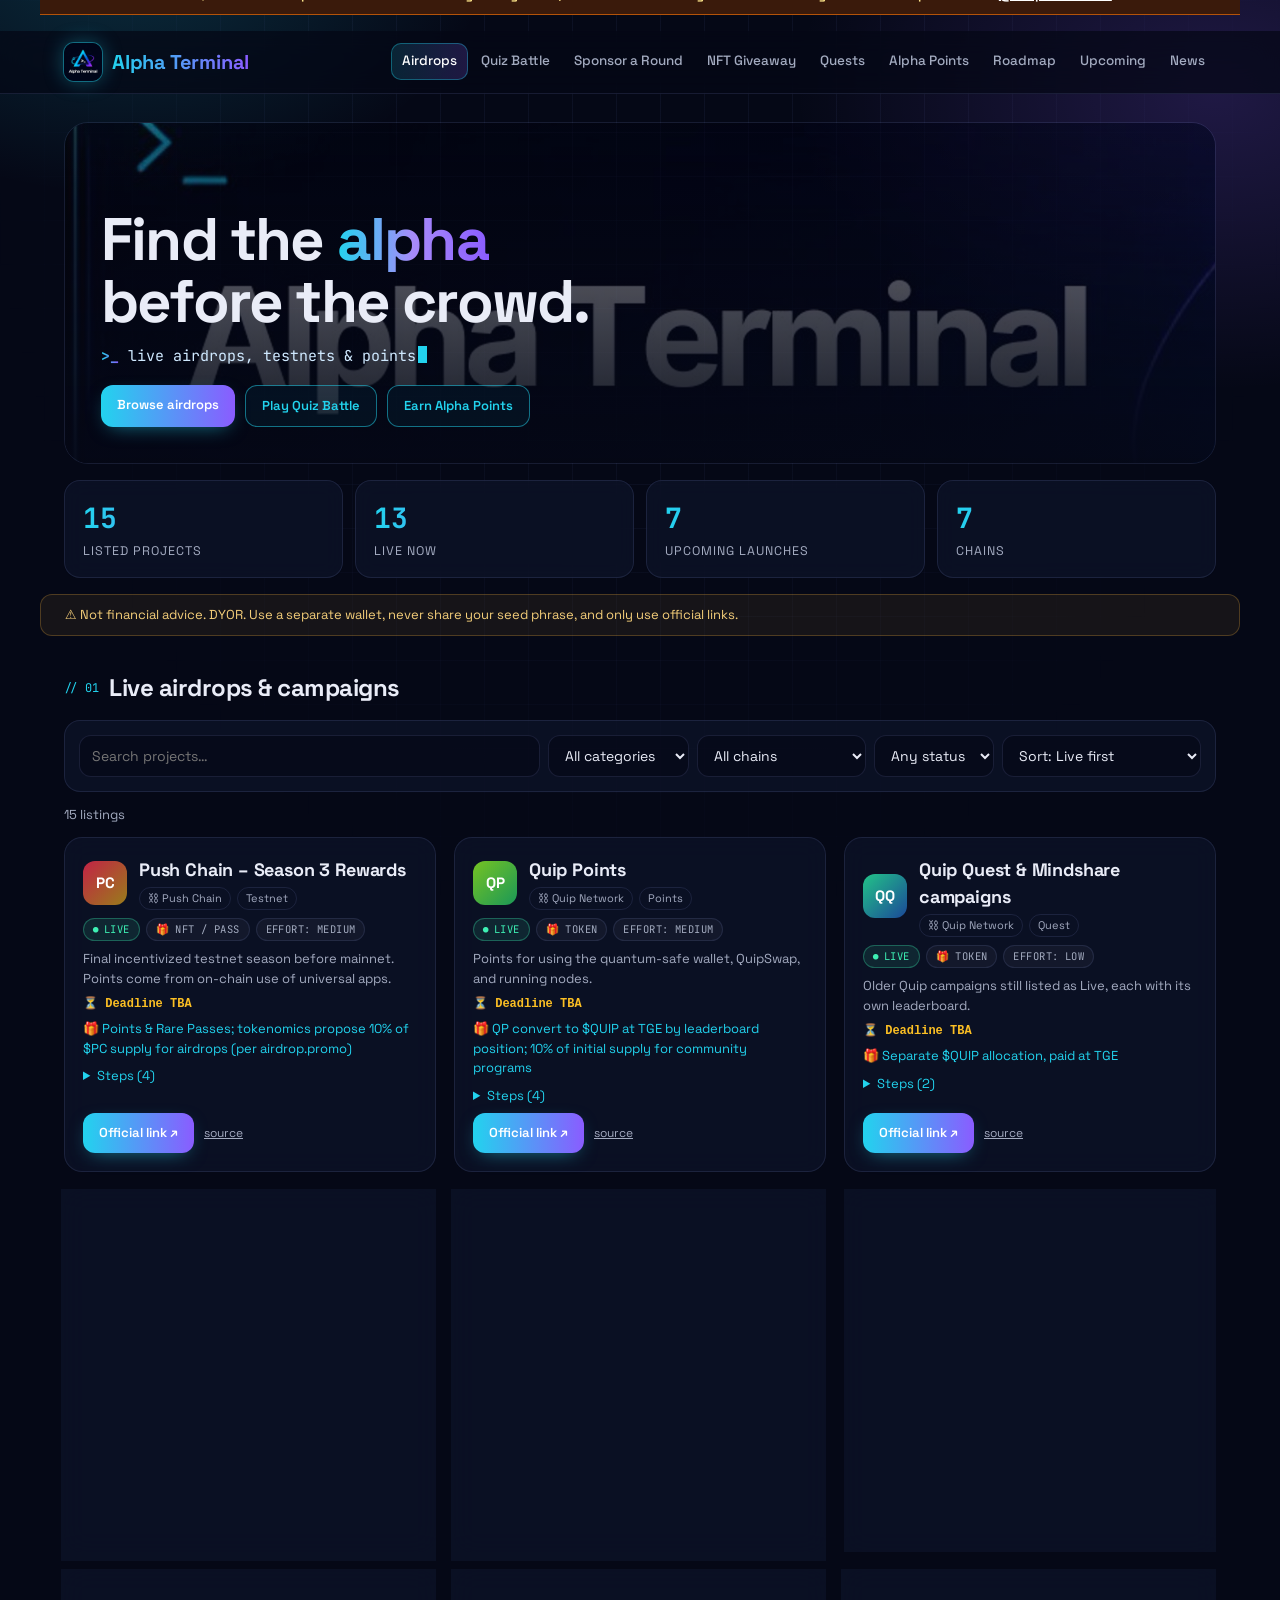
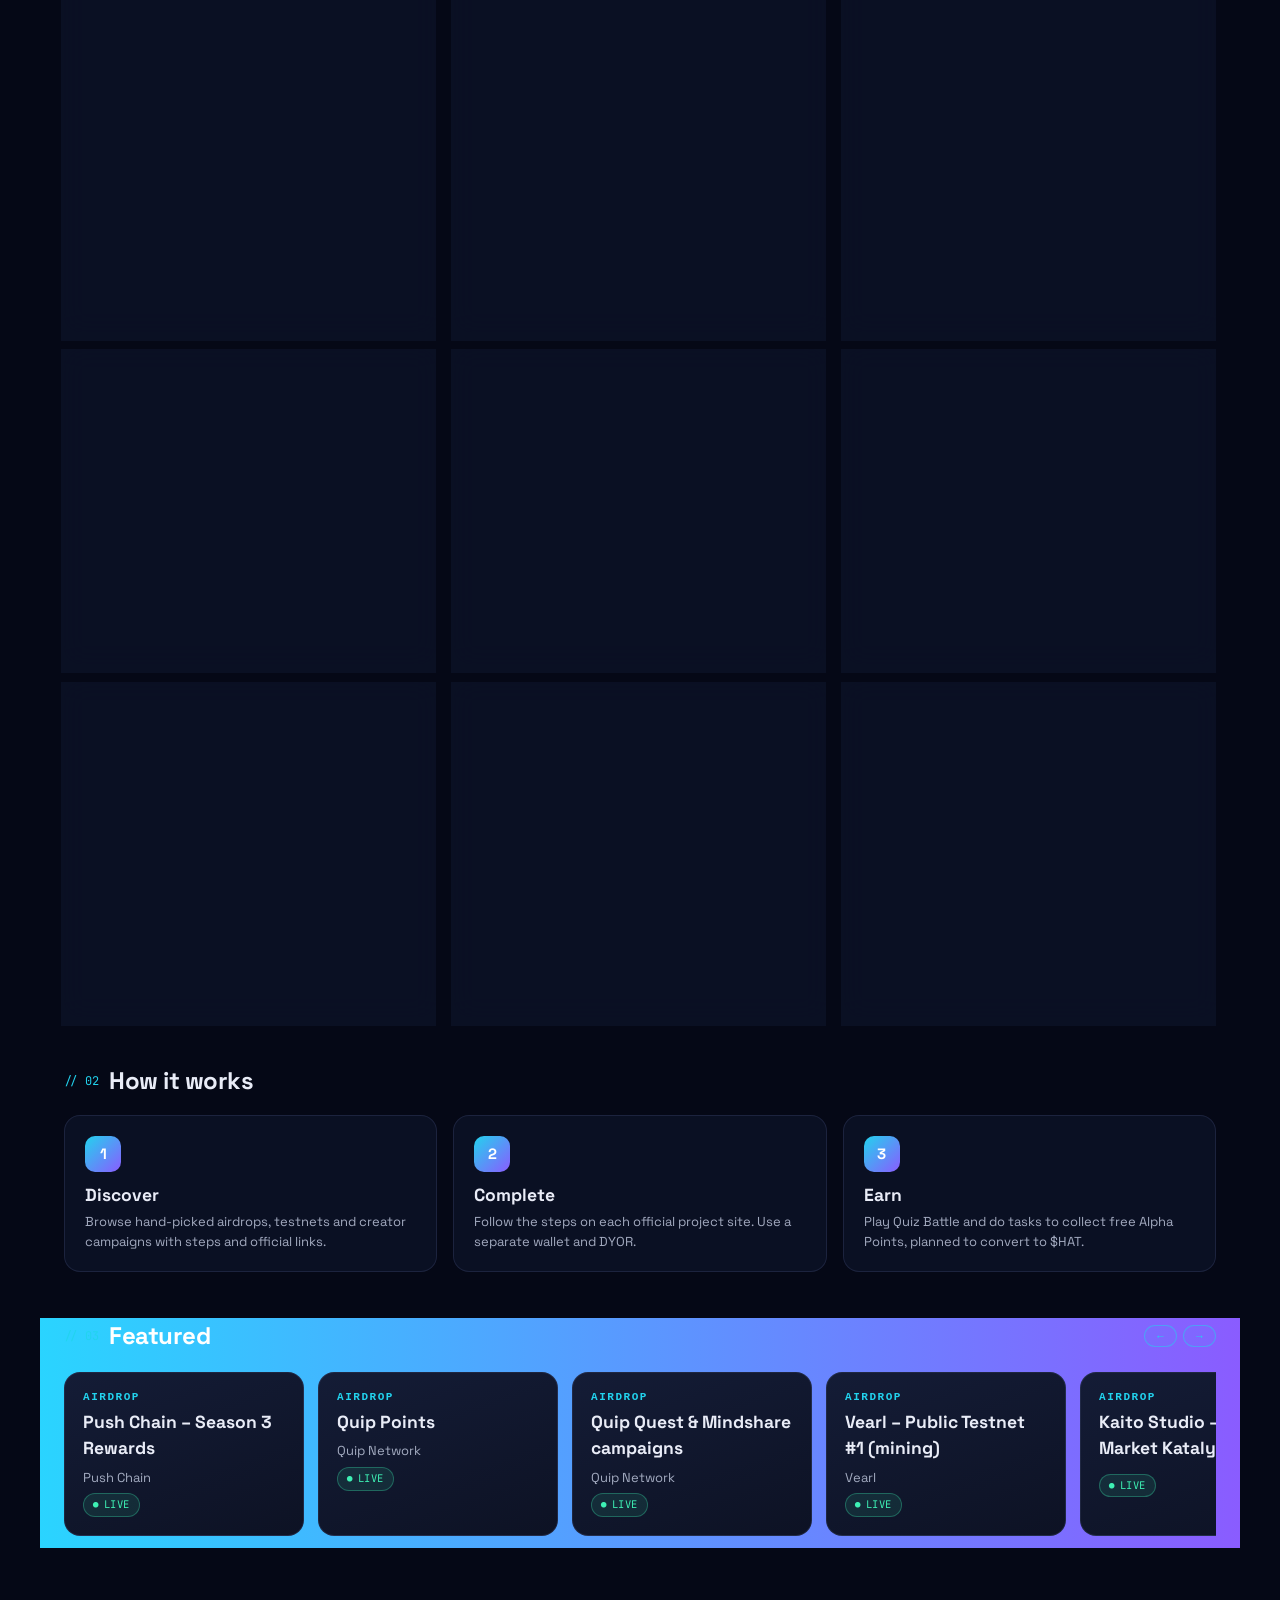
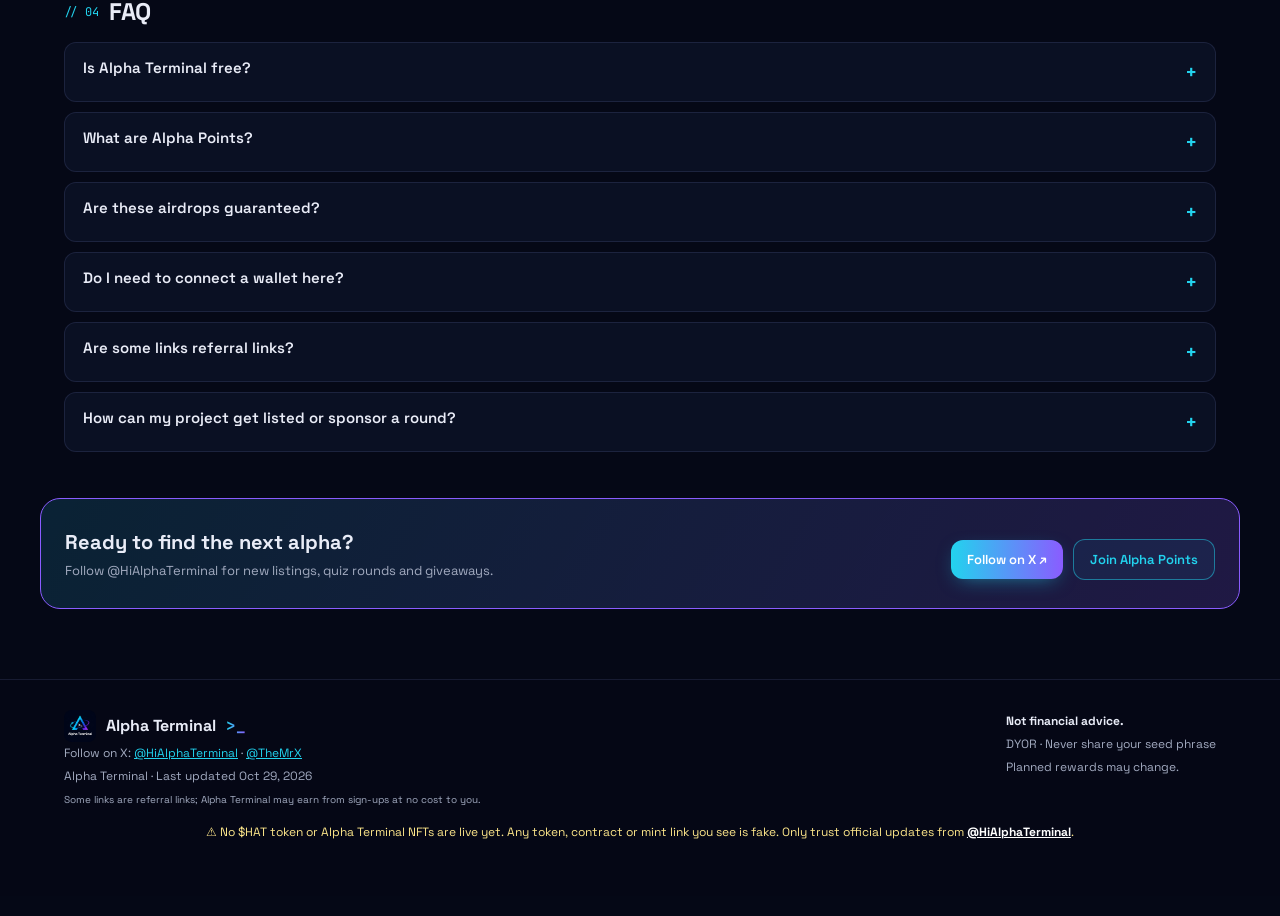
<file: index.html>
<!doctype html><html lang="en"><head><meta charset="utf-8"><meta name="viewport" content="width=device-width,initial-scale=1">
<title>Alpha Terminal</title><link rel="icon" href="assets/logo.jpg"><meta name="description" content="Alpha Terminal: hand-picked airdrops, testnets, points campaigns, quiz battles and NFT giveaways. Not financial advice.">
<meta name="theme-color" content="#050816"><meta property="og:type" content="website"><meta property="og:site_name" content="Alpha Terminal"><meta property="og:title" content="Alpha Terminal"><meta property="og:description" content="Hand-picked airdrops, campaigns, quiz battles &amp; Alpha Points."><meta property="og:url" content="https://mrxwhale.github.io/alpha-terminal/"><meta property="og:image" content="https://mrxwhale.github.io/alpha-terminal/assets/banner.jpg"><meta name="twitter:card" content="summary_large_image"><meta name="twitter:site" content="@HiAlphaTerminal"><meta name="twitter:creator" content="@TheMrX"><meta name="twitter:image" content="https://mrxwhale.github.io/alpha-terminal/assets/banner.jpg"><link rel="apple-touch-icon" href="assets/logo.jpg">
<link rel="preconnect" href="https://fonts.googleapis.com"><link rel="preconnect" href="https://fonts.gstatic.com" crossorigin><link href="https://fonts.googleapis.com/css2?family=JetBrains+Mono:wght@400;700&family=Space+Grotesk:wght@400;500;700&display=swap" rel="stylesheet"><link rel="stylesheet" href="style.css"><link rel="stylesheet" href="pro.css"></head><body>
<header><div class="brand"><img src="assets/logo.jpg" alt="Alpha Terminal logo" class="logoimg"><span id="brand">Alpha Terminal</span></div><nav class="nav"><a href="index.html" class="on">Airdrops</a><a href="quiz.html">Quiz Battle</a><a href="sponsor.html">Sponsor a Round</a><a href="giveaway.html">NFT Giveaway</a><a href="quests.html">Quests</a><a href="points.html">Alpha Points</a><a href="roadmap.html">Roadmap</a><a href="upcoming.html">Upcoming</a><a href="news.html">News</a></nav><img class="hero" src="assets/banner.jpg" alt="Alpha Terminal"><p class="tag"><span class="prompt">&gt;_</span> Live airdrops, testnets, points &amp; creator campaigns, hand-picked</p></header>
<div class="disclaimer">⚠️ Not financial advice. DYOR. Use a separate wallet, never share your seed phrase, and only use official links.</div>
<section class="controls">
<input id="q" placeholder="Search projects…">
<select id="cat"><option value="">All categories</option><option value="airdrop">Airdrop</option><option value="testnet">Testnet</option><option value="points">Points</option><option value="kaito">Kaito / Yapper</option><option value="quest">Quest</option></select>
<select id="chain"><option value="">All chains</option></select>
<select id="status"><option value="">Any status</option><option value="live">Live</option><option value="upcoming">Upcoming</option><option value="ended">Ended</option></select>
<select id="sort"><option value="status">Sort: Live first</option><option value="deadline">Sort: Deadline soonest</option><option value="name">Sort: Name</option></select>
</section>
<p id="count" class="count"></p><main id="grid" class="grid"></main>
<footer>Follow on X: <a href="https://x.com/HiAlphaTerminal" target="_blank" rel="noopener">@HiAlphaTerminal</a> · <a href="https://x.com/TheMrX" target="_blank" rel="noopener">@TheMrX</a><br>Alpha Terminal · Last updated Oct 29, 2026<br><small>Some links are referral links; Alpha Terminal may earn from sign-ups at no cost to you.</small></footer>
<script src="app.js"></script><script src="ui.js"></script><script src="pro.js"></script></body></html>
</file>
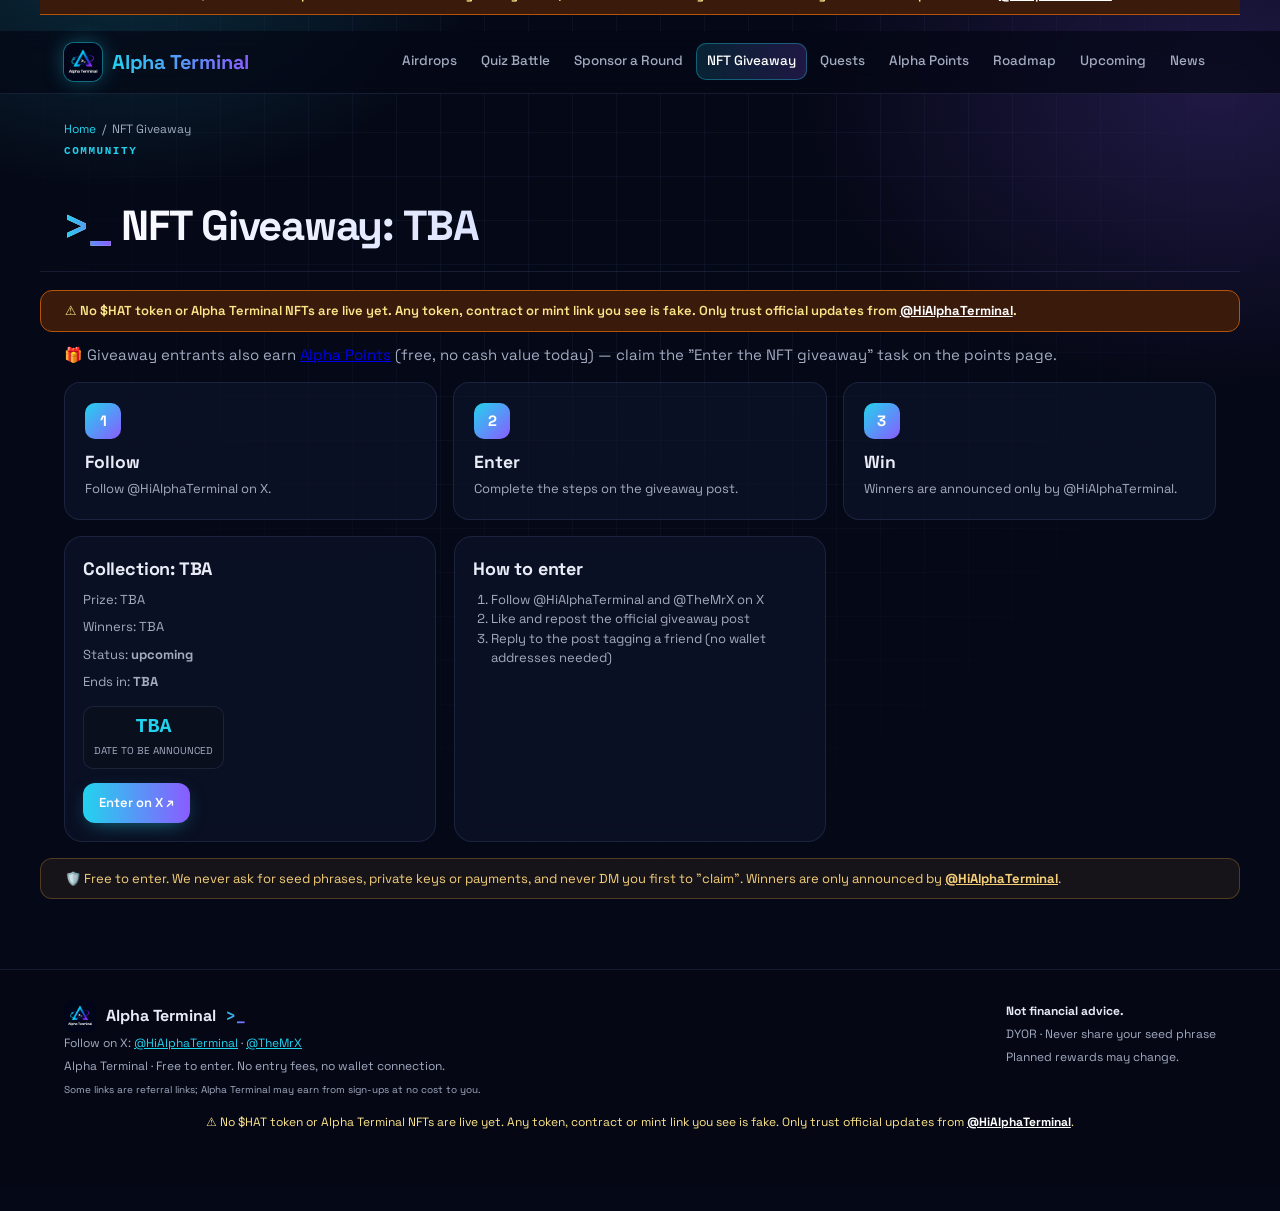
<file: giveaway.html>
<!doctype html><html lang="en"><head><meta charset="utf-8"><meta name="viewport" content="width=device-width,initial-scale=1"><title>NFT Giveaway · Alpha Terminal</title><link rel="icon" href="assets/logo.jpg"><meta name="description" content="Free NFT giveaways from Alpha Terminal. Entry steps, countdown and winners.">
<meta name="theme-color" content="#050816"><meta property="og:type" content="website"><meta property="og:site_name" content="Alpha Terminal"><meta property="og:title" content="NFT Giveaway · Alpha Terminal"><meta property="og:description" content="Free NFT giveaways from Alpha Terminal. Entry steps, countdown and winners."><meta property="og:url" content="https://mrxwhale.github.io/alpha-terminal/giveaway.html"><meta property="og:image" content="https://mrxwhale.github.io/alpha-terminal/assets/banner.jpg"><meta name="twitter:card" content="summary_large_image"><meta name="twitter:site" content="@HiAlphaTerminal"><meta name="twitter:creator" content="@TheMrX"><meta name="twitter:image" content="https://mrxwhale.github.io/alpha-terminal/assets/banner.jpg"><link rel="apple-touch-icon" href="assets/logo.jpg">
<link rel="preconnect" href="https://fonts.googleapis.com"><link rel="preconnect" href="https://fonts.gstatic.com" crossorigin><link href="https://fonts.googleapis.com/css2?family=JetBrains+Mono:wght@400;700&family=Space+Grotesk:wght@400;500;700&display=swap" rel="stylesheet"><link rel="stylesheet" href="style.css"><link rel="stylesheet" href="pro.css"></head><body><header><div class="brand"><img src="assets/logo.jpg" alt="Alpha Terminal logo" class="logoimg"><span id="brand">Alpha Terminal</span></div><nav class="nav"><a href="index.html">Airdrops</a><a href="quiz.html">Quiz Battle</a><a href="sponsor.html">Sponsor a Round</a><a href="giveaway.html" class="on">NFT Giveaway</a><a href="quests.html">Quests</a><a href="points.html">Alpha Points</a><a href="roadmap.html">Roadmap</a><a href="upcoming.html">Upcoming</a><a href="news.html">News</a></nav></header>
<h1 class="ptitle"><span class="prompt">&gt;_</span> NFT Giveaway: <span id="gt">TBA</span></h1><p class="tag">🎁 Giveaway entrants also earn <a href="points.html">Alpha Points</a> (free, no cash value today) — claim the "Enter the NFT giveaway" task on the points page.</p>
<div class="grid">
<div class="card"><img id="gimg" alt="NFT" style="display:none;max-width:100%;border-radius:10px"><h3 id="gcol">Collection: TBA</h3><p class="meta" id="gprize">Prize: TBA</p><p class="meta" id="gwin">Winners: TBA</p><p class="meta">Status: <b id="gstat">TBA</b></p><p class="meta">Ends in: <b id="gcd">TBA</b></p><div class="links"><a class="btn" id="genter" target="_blank" rel="noopener" href="https://x.com/HiAlphaTerminal">Enter on X ↗</a></div></div>
<div class="card"><h3>How to enter</h3><ol id="gsteps" class="meta"></ol></div>
</div>
<section id="gwinners" class="panel" style="display:none"><h2>🏆 Winners</h2><ul id="gwl" class="meta"></ul></section>
<div class="disclaimer">🛡️ Free to enter. We never ask for seed phrases, private keys or payments, and never DM you first to "claim". Winners are only announced by <a style="color:inherit;font-weight:700" href="https://x.com/HiAlphaTerminal" target="_blank" rel="noopener">@HiAlphaTerminal</a>.</div>
<footer>Follow on X: <a href="https://x.com/HiAlphaTerminal" target="_blank" rel="noopener">@HiAlphaTerminal</a> · <a href="https://x.com/TheMrX" target="_blank" rel="noopener">@TheMrX</a><br>Alpha Terminal · Free to enter. No entry fees, no wallet connection.<br><small>Some links are referral links; Alpha Terminal may earn from sign-ups at no cost to you.</small></footer>
<script>
const $=id=>document.getElementById(id),esc=s=>String(s).replace(/[&<>"]/g,c=>({'&':'&amp;','<':'&lt;','>':'&gt;','"':'&quot;'}[c]));
fetch('data/giveaway.json').then(r=>r.json()).then(g=>{
$('gt').textContent=g.title||'TBA';$('gcol').textContent='Collection: '+(g.collection||'TBA');
$('gprize').textContent='Prize: '+(g.prize||'TBA');$('gwin').textContent='Winners: '+(g.winners_count||'TBA');
if(g.image){$('gimg').src=g.image;$('gimg').style.display='block';}
$('gsteps').innerHTML=(g.steps||[]).map(s=>'<li>'+esc(s)+'</li>').join('');
if(g.post_url)$('genter').href=g.post_url;
const w=g.winners||[];if(w.length){$('gwl').innerHTML=w.map(x=>'<li>'+esc(x)+'</li>').join('');$('gwinners').style.display='block';}
const end=g.end_date?new Date(g.end_date):null;let st=g.status||'TBA';
function tick(){if(!end||isNaN(end)){$('gcd').textContent='TBA';$('gstat').textContent=st;return;}
let d=end-Date.now();if(d<=0){$('gcd').textContent='Ended';$('gstat').textContent='ended';$('genter').style.display='none';return;}
const s=Math.floor(d/1e3);$('gcd').textContent=Math.floor(s/86400)+'d '+Math.floor(s%86400/3600)+'h '+Math.floor(s%3600/60)+'m '+s%60+'s';$('gstat').textContent=st;setTimeout(tick,1000);}
tick();}).catch(()=>{$('gcd').textContent='TBA';});
</script><script src="ui.js"></script><script src="pro.js"></script></body></html>
</file>
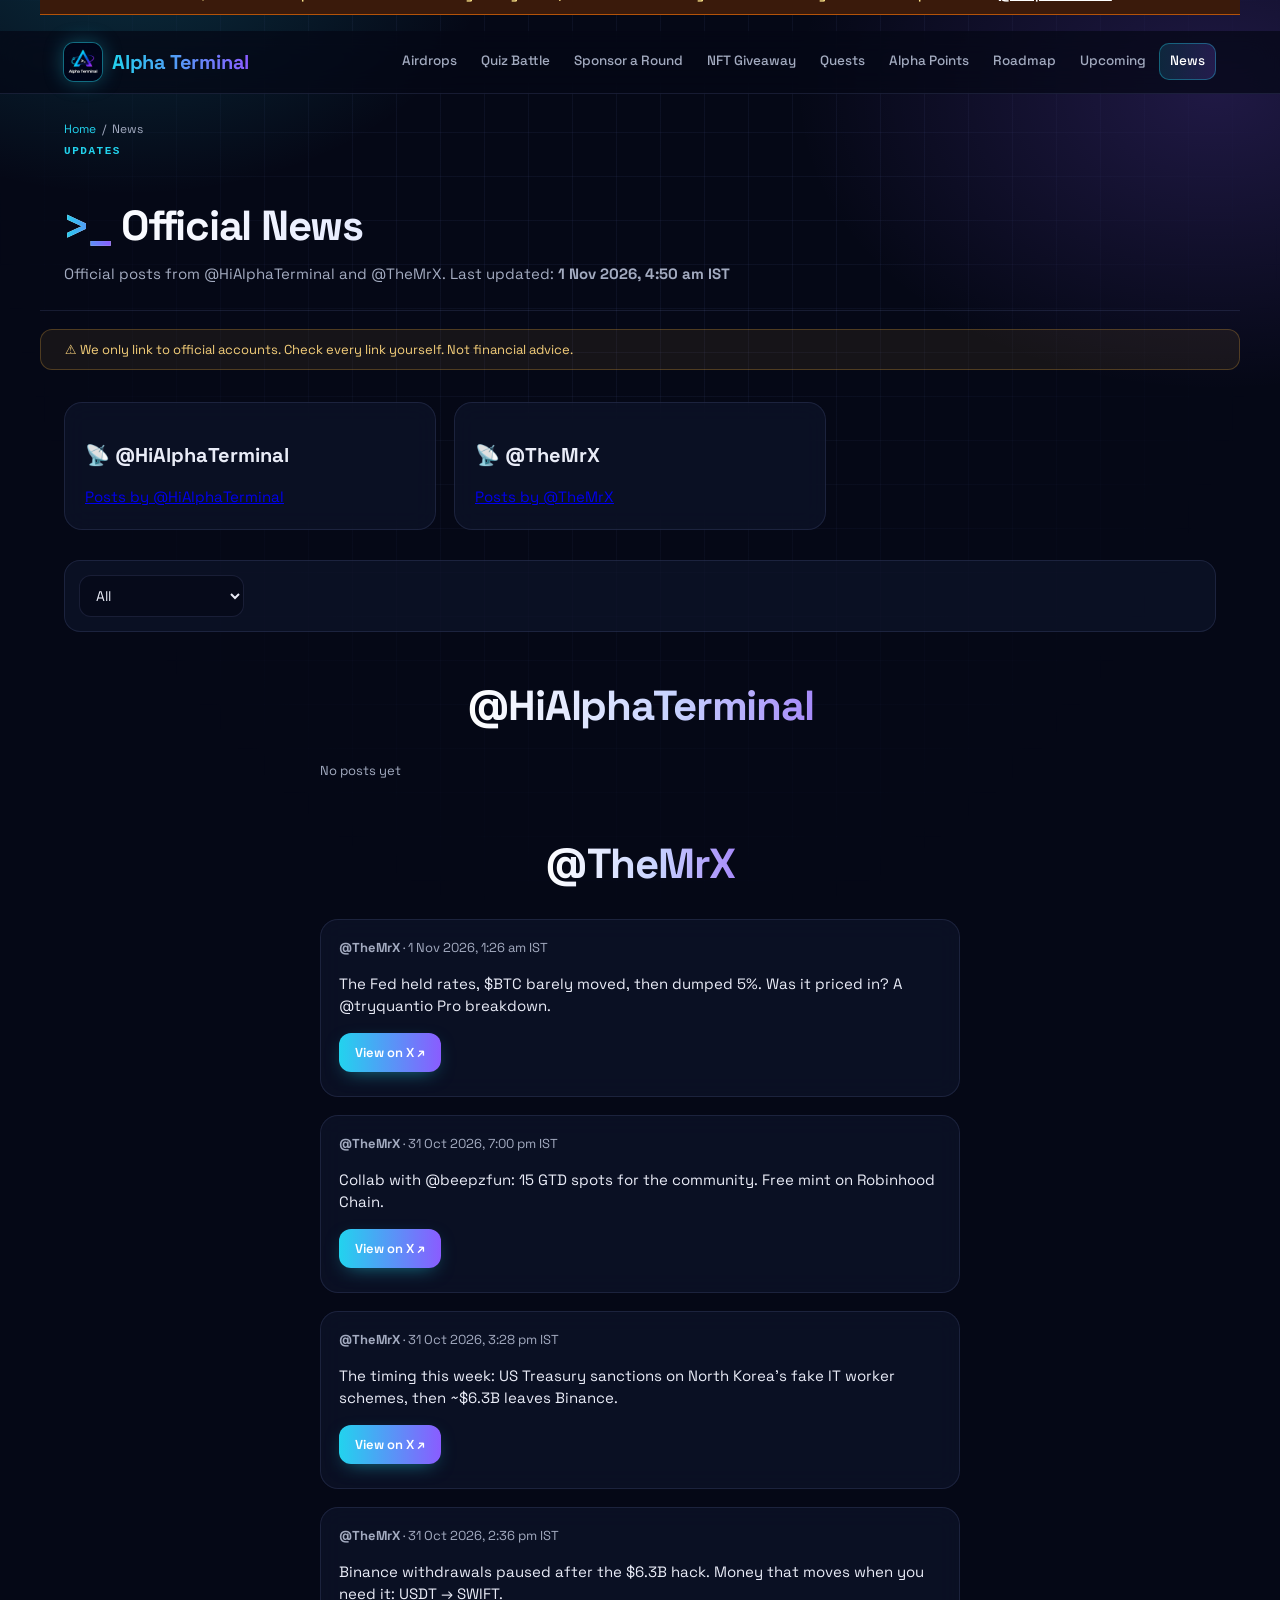
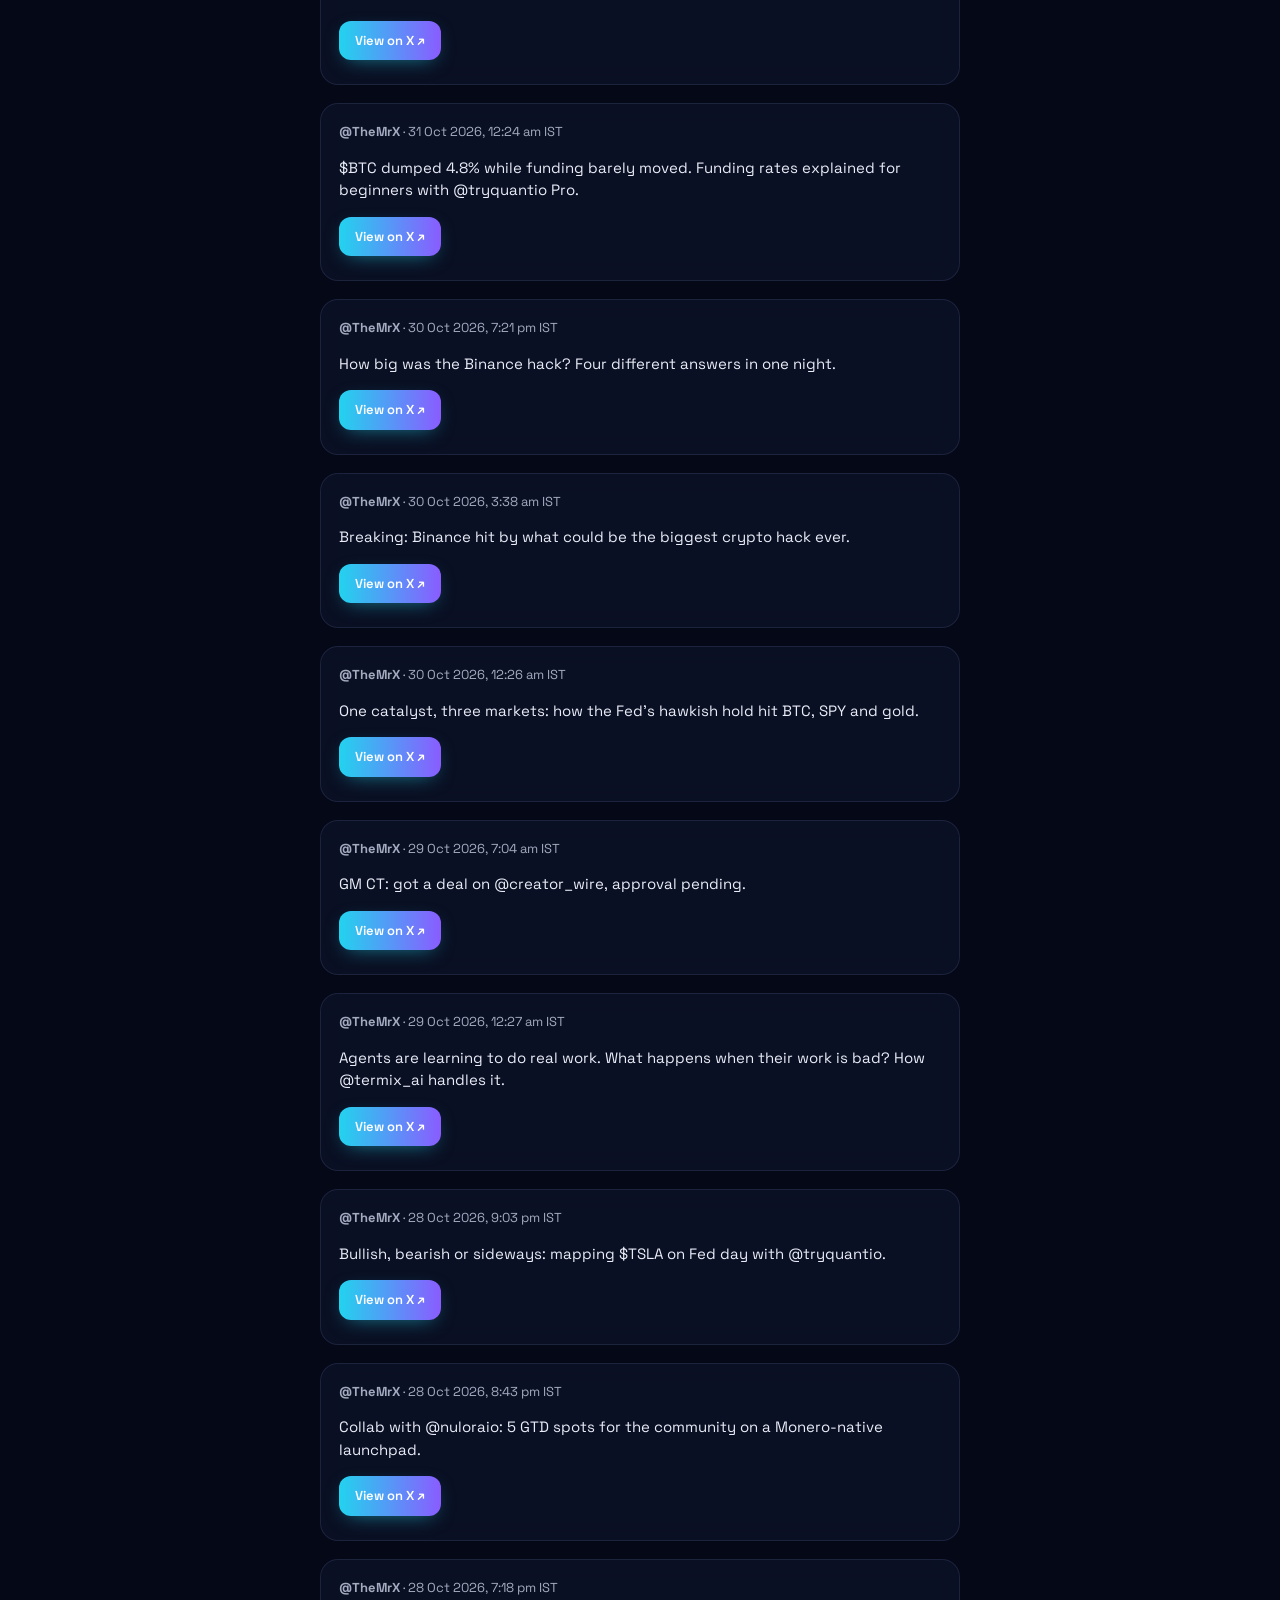
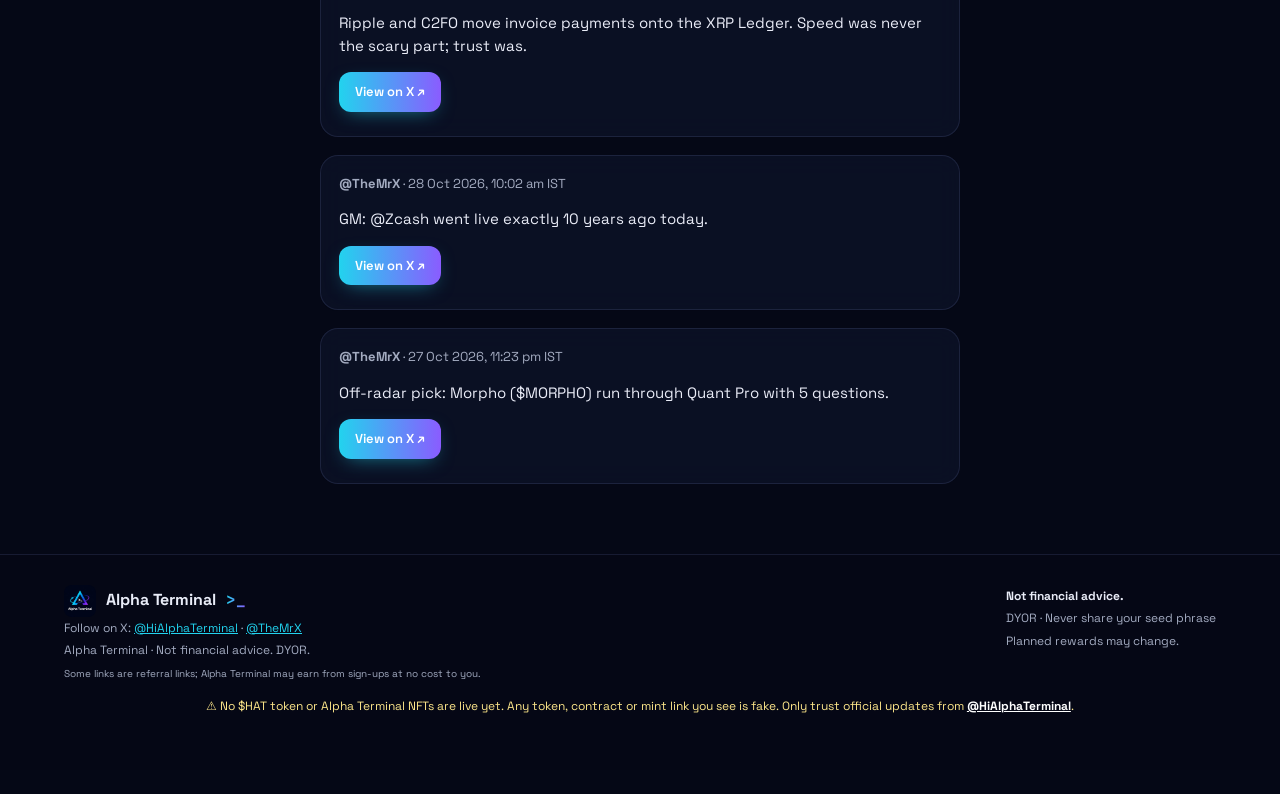
<file: news.html>
<!doctype html><html lang="en"><head><meta charset="utf-8"><meta name="viewport" content="width=device-width,initial-scale=1"><title>Official News · Alpha Terminal</title><link rel="icon" href="assets/logo.jpg"><meta name="description" content="Official posts from @HiAlphaTerminal and @TheMrX.">
<meta name="theme-color" content="#050816"><meta property="og:type" content="website"><meta property="og:site_name" content="Alpha Terminal"><meta property="og:title" content="Official News · Alpha Terminal"><meta property="og:description" content="Official posts from @HiAlphaTerminal and @TheMrX."><meta property="og:url" content="https://mrxwhale.github.io/alpha-terminal/news.html"><meta property="og:image" content="https://mrxwhale.github.io/alpha-terminal/assets/banner.jpg"><meta name="twitter:card" content="summary_large_image"><meta name="twitter:site" content="@HiAlphaTerminal"><meta name="twitter:creator" content="@TheMrX"><meta name="twitter:image" content="https://mrxwhale.github.io/alpha-terminal/assets/banner.jpg"><link rel="apple-touch-icon" href="assets/logo.jpg">
<link rel="preconnect" href="https://fonts.googleapis.com"><link rel="preconnect" href="https://fonts.gstatic.com" crossorigin><link href="https://fonts.googleapis.com/css2?family=JetBrains+Mono:wght@400;700&family=Space+Grotesk:wght@400;500;700&display=swap" rel="stylesheet"><link rel="stylesheet" href="style.css"><link rel="stylesheet" href="pro.css"></head><body><header><div class="brand"><img src="assets/logo.jpg" alt="Alpha Terminal logo" class="logoimg"><span id="brand">Alpha Terminal</span></div><nav class="nav"><a href="index.html">Airdrops</a><a href="quiz.html">Quiz Battle</a><a href="sponsor.html">Sponsor a Round</a><a href="giveaway.html">NFT Giveaway</a><a href="quests.html">Quests</a><a href="points.html">Alpha Points</a><a href="roadmap.html">Roadmap</a><a href="upcoming.html">Upcoming</a><a href="news.html" class="on">News</a></nav></header>
<h1 class="ptitle"><span class="prompt">&gt;_</span> Official News</h1><p class="tag">Official posts from @HiAlphaTerminal and @TheMrX. Last updated: <b id="upd"></b></p>
<div class="disclaimer">⚠️ We only link to official accounts. Check every link yourself. Not financial advice.</div>
<section class="grid"><section class="panel"><h2>📡 @HiAlphaTerminal</h2><a class="twitter-timeline" data-theme="dark" data-height="500" data-chrome="noheader transparent" href="https://x.com/HiAlphaTerminal">Posts by @HiAlphaTerminal</a></section><section class="panel"><h2>📡 @TheMrX</h2><a class="twitter-timeline" data-theme="dark" data-height="500" data-chrome="noheader transparent" href="https://x.com/TheMrX">Posts by @TheMrX</a></section></section>
<section class="controls"><select id="hd"><option value="">All</option><option>@HiAlphaTerminal</option><option>@TheMrX</option></select></section>
<main id="list" class="grid"></main>
<style>.nw .twitter-tweet{margin:0}.nw .fb{display:block}.nw.emb .fb{display:none}</style>
<footer>Follow on X: <a href="https://x.com/HiAlphaTerminal" target="_blank" rel="noopener">@HiAlphaTerminal</a> · <a href="https://x.com/TheMrX" target="_blank" rel="noopener">@TheMrX</a><br>Alpha Terminal · Not financial advice. DYOR.<br><small>Some links are referral links; Alpha Terminal may earn from sign-ups at no cost to you.</small></footer>
<script>
const esc=s=>String(s??'').replace(/[&<>"]/g,c=>({'&':'&amp;','<':'&lt;','>':'&gt;','"':'&quot;'}[c]));let N=[];const H=['@HiAlphaTerminal','@TheMrX'];
const card=i=>'<div class="card nw"><div class="fb"><p class="meta"><b>'+esc(i.handle)+'</b> · '+new Date(i.date).toLocaleString('en-IN',{dateStyle:'medium',timeStyle:'short',timeZone:'Asia/Kolkata'})+' IST</p><p>'+esc(i.summary)+'</p><div class="links"><a class="btn" target="_blank" rel="noopener" href="'+esc(i.url)+'">View on X ↗</a></div></div><div class="emb-slot" data-url="'+esc(i.url)+'"></div></div>';
function render(){const f=hd.value;let out='';for(const h of (f?[f]:H)){const it=N.filter(i=>i.handle===h).sort((a,b)=>new Date(b.date)-new Date(a.date));if(!f||!it.length)out+='<h2 class="ptitle" style="grid-column:1/-1">'+esc(h)+'</h2>';out+=it.length?it.map(card).join(''):'<p class="meta" style="grid-column:1/-1">No posts yet</p>';}list.innerHTML=out;embed();}
function embed(){if(!window.twttr||!twttr.widgets)return;document.querySelectorAll('.emb-slot:empty').forEach(s=>{const id=s.dataset.url.split('/status/')[1];twttr.widgets.createTweet(id,s,{theme:'dark',conversation:'none'}).then(el=>{if(el)s.parentNode.classList.add('emb');});});}
fetch('data/news.json').then(r=>r.json()).then(d=>{N=d.items.filter(i=>H.includes(i.handle));upd.textContent=new Date(d.updated).toLocaleString('en-IN',{dateStyle:'medium',timeStyle:'short',timeZone:'Asia/Kolkata'})+' IST';hd.onchange=render;render();});
window.twttr=(function(d,s,id){var js,t=window.twttr||{};if(d.getElementById(id))return t;js=d.createElement(s);js.id=id;js.async=1;js.src="https://platform.twitter.com/widgets.js";d.head.appendChild(js);t._e=[];t.ready=function(f){t._e.push(f);};return t;}(document,"script","twitter-wjs"));
twttr.ready(()=>embed());
</script><script src="ui.js"></script><script src="pro.js"></script></body></html>
</file>
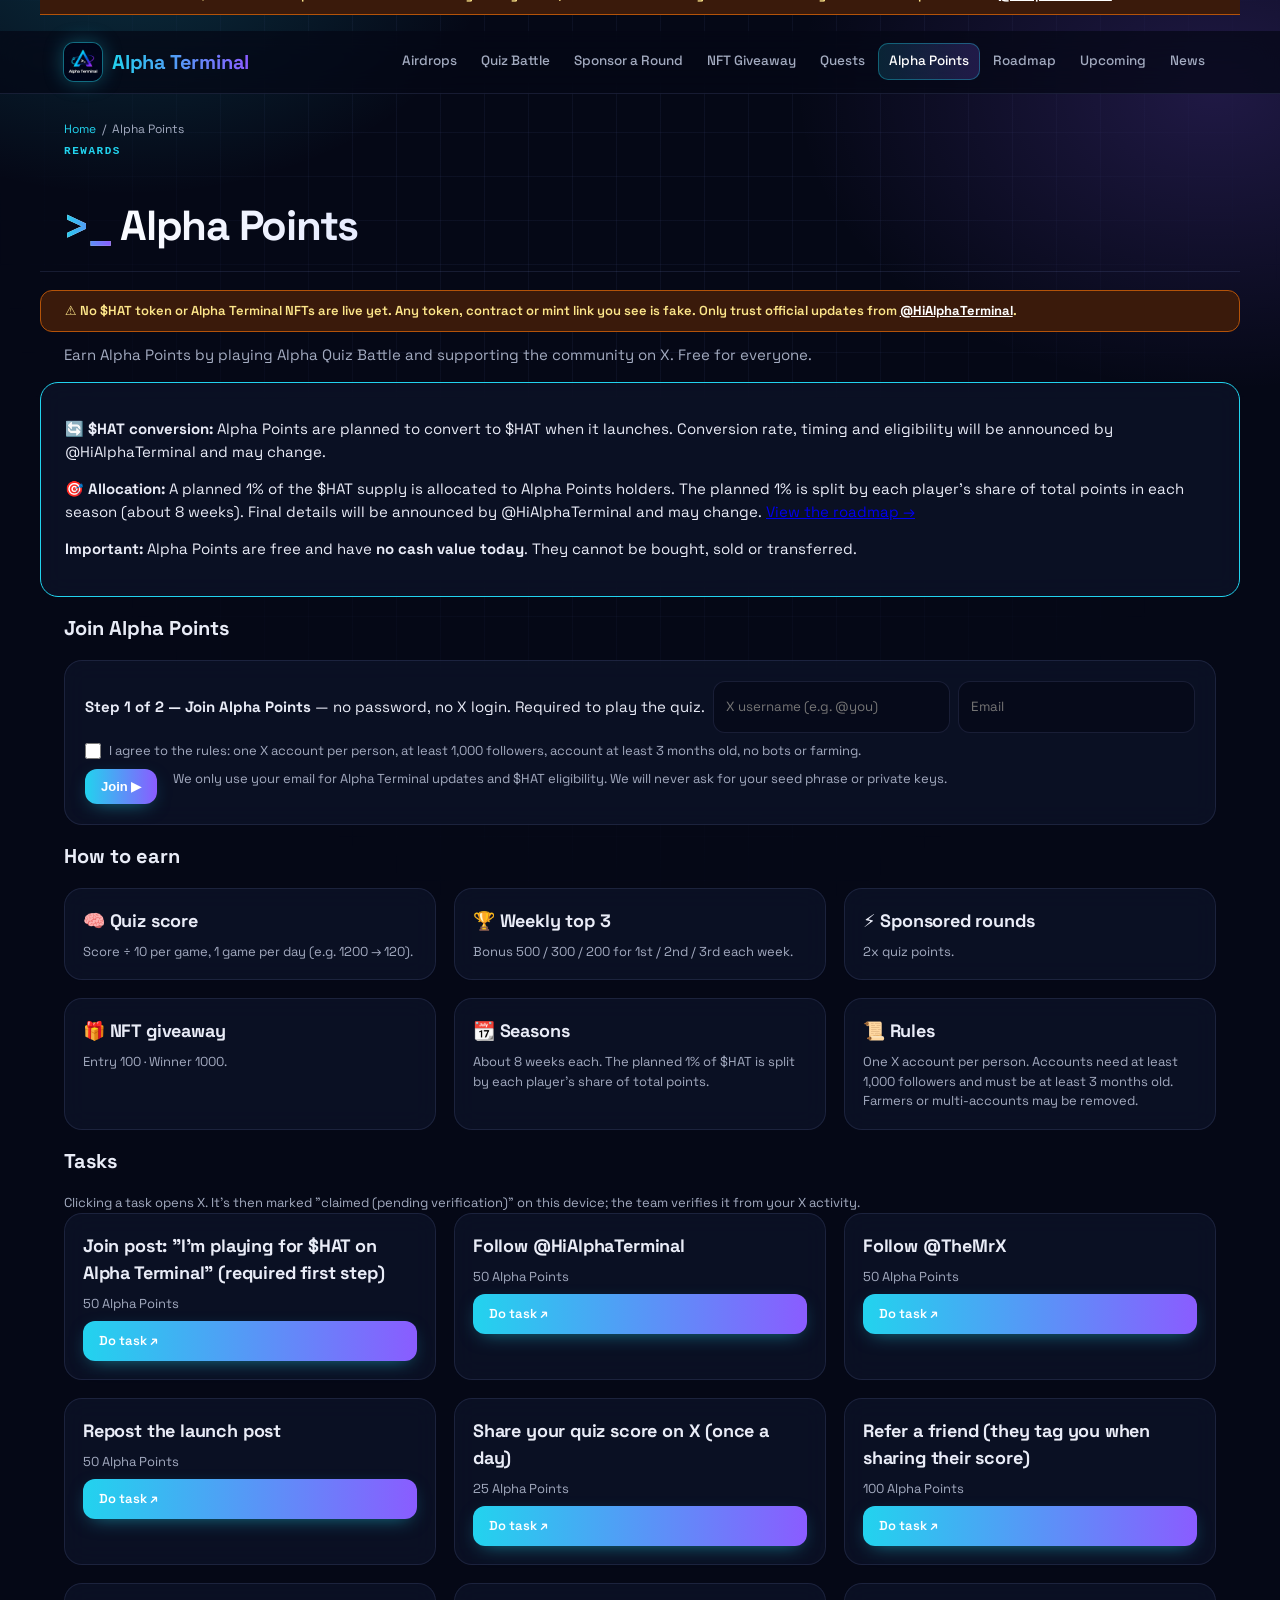
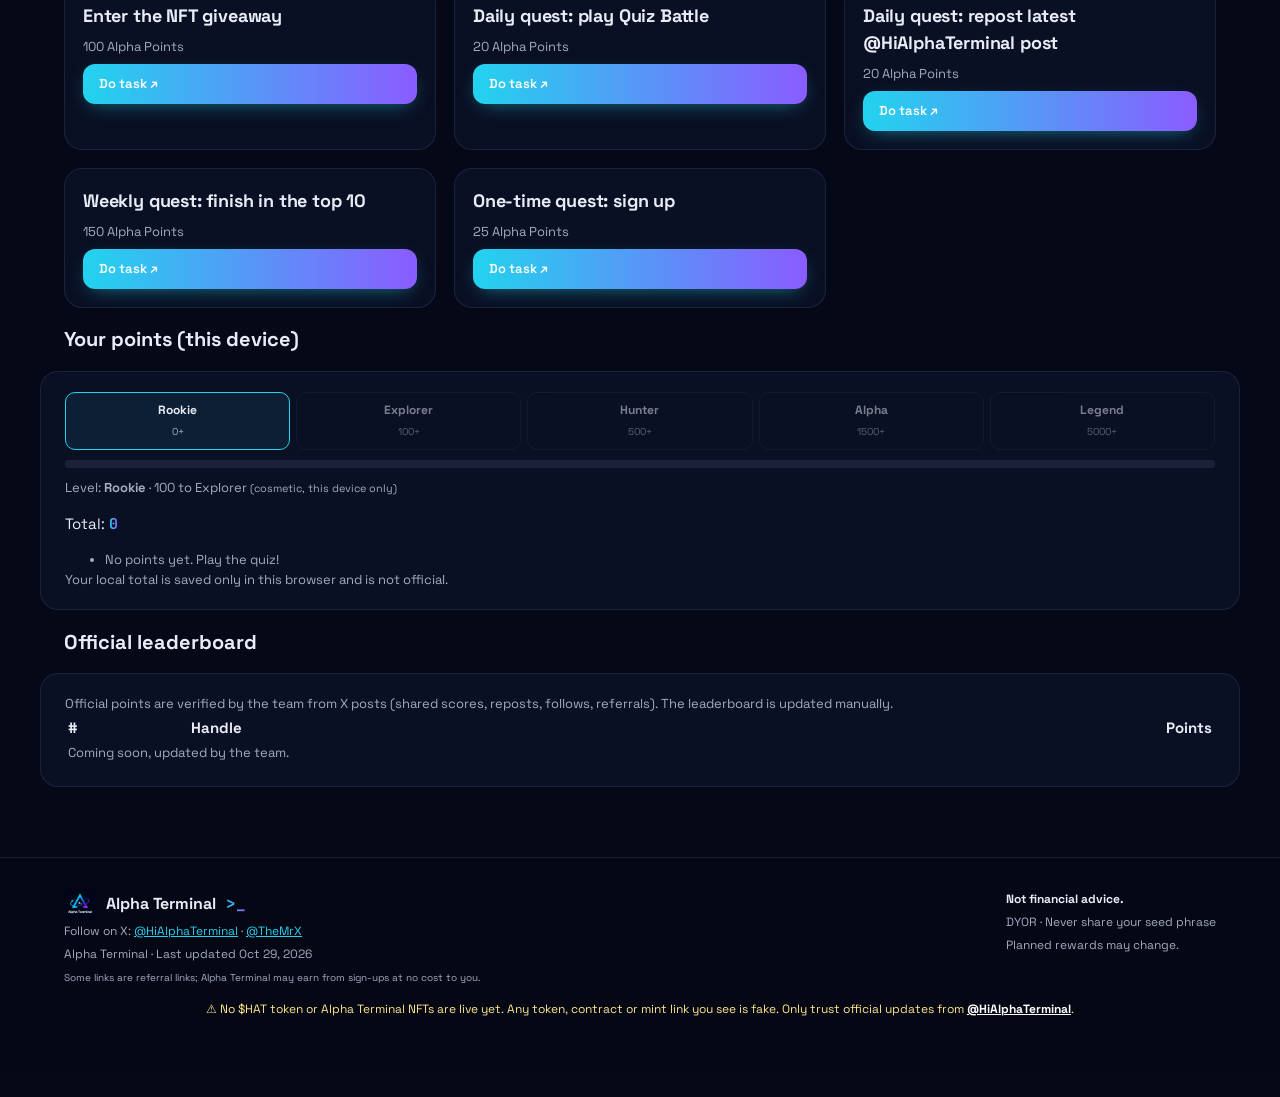
<file: points.html>
<!doctype html><html lang="en"><head><meta charset="utf-8"><meta name="viewport" content="width=device-width,initial-scale=1"><title>Alpha Points · Alpha Terminal</title><link rel="icon" href="assets/logo.jpg"><meta name="description" content="Alpha Points: earn free points from quizzes and tasks, planned to convert to $HAT.">
<meta name="theme-color" content="#050816"><meta property="og:type" content="website"><meta property="og:site_name" content="Alpha Terminal"><meta property="og:title" content="Alpha Points · Alpha Terminal"><meta property="og:description" content="Alpha Points: earn free points from quizzes and tasks, planned to convert to $HAT."><meta property="og:url" content="https://mrxwhale.github.io/alpha-terminal/points.html"><meta property="og:image" content="https://mrxwhale.github.io/alpha-terminal/assets/banner.jpg"><meta name="twitter:card" content="summary_large_image"><meta name="twitter:site" content="@HiAlphaTerminal"><meta name="twitter:creator" content="@TheMrX"><meta name="twitter:image" content="https://mrxwhale.github.io/alpha-terminal/assets/banner.jpg"><link rel="apple-touch-icon" href="assets/logo.jpg">
<link rel="preconnect" href="https://fonts.googleapis.com"><link rel="preconnect" href="https://fonts.gstatic.com" crossorigin><link href="https://fonts.googleapis.com/css2?family=JetBrains+Mono:wght@400;700&family=Space+Grotesk:wght@400;500;700&display=swap" rel="stylesheet"><link rel="stylesheet" href="style.css"><link rel="stylesheet" href="pro.css"></head><body><header><div class="brand"><img src="assets/logo.jpg" alt="Alpha Terminal logo" class="logoimg"><span id="brand">Alpha Terminal</span></div><nav class="nav"><a href="index.html">Airdrops</a><a href="quiz.html">Quiz Battle</a><a href="sponsor.html">Sponsor a Round</a><a href="giveaway.html">NFT Giveaway</a><a href="quests.html">Quests</a><a href="points.html" class="on">Alpha Points</a><a href="roadmap.html">Roadmap</a><a href="upcoming.html">Upcoming</a><a href="news.html">News</a></nav></header>
<h1 class="ptitle"><span class="prompt">&gt;_</span> Alpha Points</h1>
<p class="tag">Earn Alpha Points by playing Alpha Quiz Battle and supporting the community on X. Free for everyone.</p>
<div class="panel" style="border:1px solid #22d3ee"><p><b>🔄 $HAT conversion:</b> Alpha Points are planned to convert to $HAT when it launches. Conversion rate, timing and eligibility will be announced by @HiAlphaTerminal and may change.</p><p><b>🎯 Allocation:</b> A planned 1% of the $HAT supply is allocated to Alpha Points holders. The planned 1% is split by each player's share of total points in each season (about 8 weeks). Final details will be announced by @HiAlphaTerminal and may change. <a href="roadmap.html">View the roadmap →</a></p><p><b>Important:</b> Alpha Points are free and have <b>no cash value today</b>. They cannot be bought, sold or transferred.</p></div>
<h2>Join Alpha Points</h2><div id="signup"></div>
<h2>How to earn</h2><div class="grid" id="earn"></div>
<h2>Tasks</h2><p class="meta">Clicking a task opens X. It's then marked "claimed (pending verification)" on this device; the team verifies it from your X activity.</p><div class="grid" id="tasks"></div>
<h2>Your points (this device)</h2><div class="panel"><p>Total: <span id="total" class="big prompt">0</span></p><ul id="hist" class="meta"></ul><p class="meta">Your local total is saved only in this browser and is not official.</p></div>
<h2>Official leaderboard</h2><div class="panel"><p class="meta">Official points are verified by the team from X posts (shared scores, reposts, follows, referrals). The leaderboard is updated manually.</p><table style="width:100%"><thead><tr><th align="left">#</th><th align="left">Handle</th><th align="right">Points</th></tr></thead><tbody id="olb"></tbody></table></div>
<script src="signup.js"></script><script>
const K="alphaPoints",$=id=>document.getElementById(id),esc=s=>String(s).replace(/[&<>"]/g,c=>({"&":"&amp;","<":"&lt;",">":"&gt;",'"':"&quot;"}[c]));
function st(){try{return JSON.parse(localStorage.getItem(K))||{}}catch(e){return{}}}
function render(){const s=st();$("total").textContent=s.total||0;$("hist").innerHTML=(s.history||[]).slice().reverse().slice(0,30).map(h=>`<li>${new Date(h.t).toLocaleString()} — ${esc(h.why)}: ${h.pts?"+"+h.pts:"pending"}</li>`).join("")||"<li>No points yet. Play the quiz!</li>"}
fetch("data/points.json").then(r=>r.json()).then(P=>{
$("earn").innerHTML=`<div class="card"><h3>🧠 Quiz score</h3><p class="meta">Score ÷ ${P.quizDivisor} per game, ${P.quizGamesPerDay} game per day (e.g. 1200 → ${Math.floor(1200/P.quizDivisor)}).</p></div><div class="card"><h3>🏆 Weekly top 3</h3><p class="meta">Bonus ${P.weeklyTop3Bonus.join(" / ")} for 1st / 2nd / 3rd each week.</p></div><div class="card"><h3>⚡ Sponsored rounds</h3><p class="meta">${P.sponsoredMultiplier}x quiz points.</p></div><div class="card"><h3>🎁 NFT giveaway</h3><p class="meta">Entry 100 · Winner ${P.bonuses[0].points}.</p></div><div class="card"><h3>📆 Seasons</h3><p class="meta">About ${P.seasonWeeks} weeks each. The planned ${P.hatAllocationPercent}% of $HAT is split by each player's share of total points.</p></div><div class="card"><h3>📜 Rules</h3><p class="meta">One X account per person. Accounts need at least 1,000 followers and must be at least 3 months old. Farmers or multi-accounts may be removed.</p></div>`;
const draw=()=>{const c=st().claimed||{};$("tasks").innerHTML=P.tasks.map(t=>`<div class="card"><h3>${esc(t.name)}</h3><p class="meta">${t.points} Alpha Points</p>${c[t.id]?'<p class="meta">✔ claimed (pending verification)</p>':`<a class="btn" data-id="${t.id}" href="${t.url}" target="_blank" rel="noopener">Do task ↗</a>`}</div>`).join("");
document.querySelectorAll("#tasks a[data-id]").forEach(a=>a.onclick=()=>{const s=st();s.claimed=s.claimed||{};s.history=s.history||[];s.claimed[a.dataset.id]=Date.now();s.history.push({t:Date.now(),why:a.parentNode.querySelector("h3").textContent+" (pending verification)",pts:0});localStorage.setItem(K,JSON.stringify(s));setTimeout(()=>{draw();render()},100)})};draw()});
fetch("data/leaderboard.json").then(r=>r.json()).then(L=>{$("olb").innerHTML=L.length?L.sort((a,b)=>b.points-a.points).map((e,k)=>`<tr><td>${k+1}</td><td>${esc(e.handle)}</td><td align="right">${e.points}</td></tr>`).join(""):'<tr><td colspan="3" class="meta">Coming soon, updated by the team.</td></tr>'}).catch(()=>{});
render();
</script>
<footer>Follow on X: <a href="https://x.com/HiAlphaTerminal" target="_blank" rel="noopener">@HiAlphaTerminal</a> · <a href="https://x.com/TheMrX" target="_blank" rel="noopener">@TheMrX</a><br>Alpha Terminal · Last updated Oct 29, 2026<br><small>Some links are referral links; Alpha Terminal may earn from sign-ups at no cost to you.</small></footer>
<script src="ui.js"></script><script src="pro.js"></script></body></html>
</file>
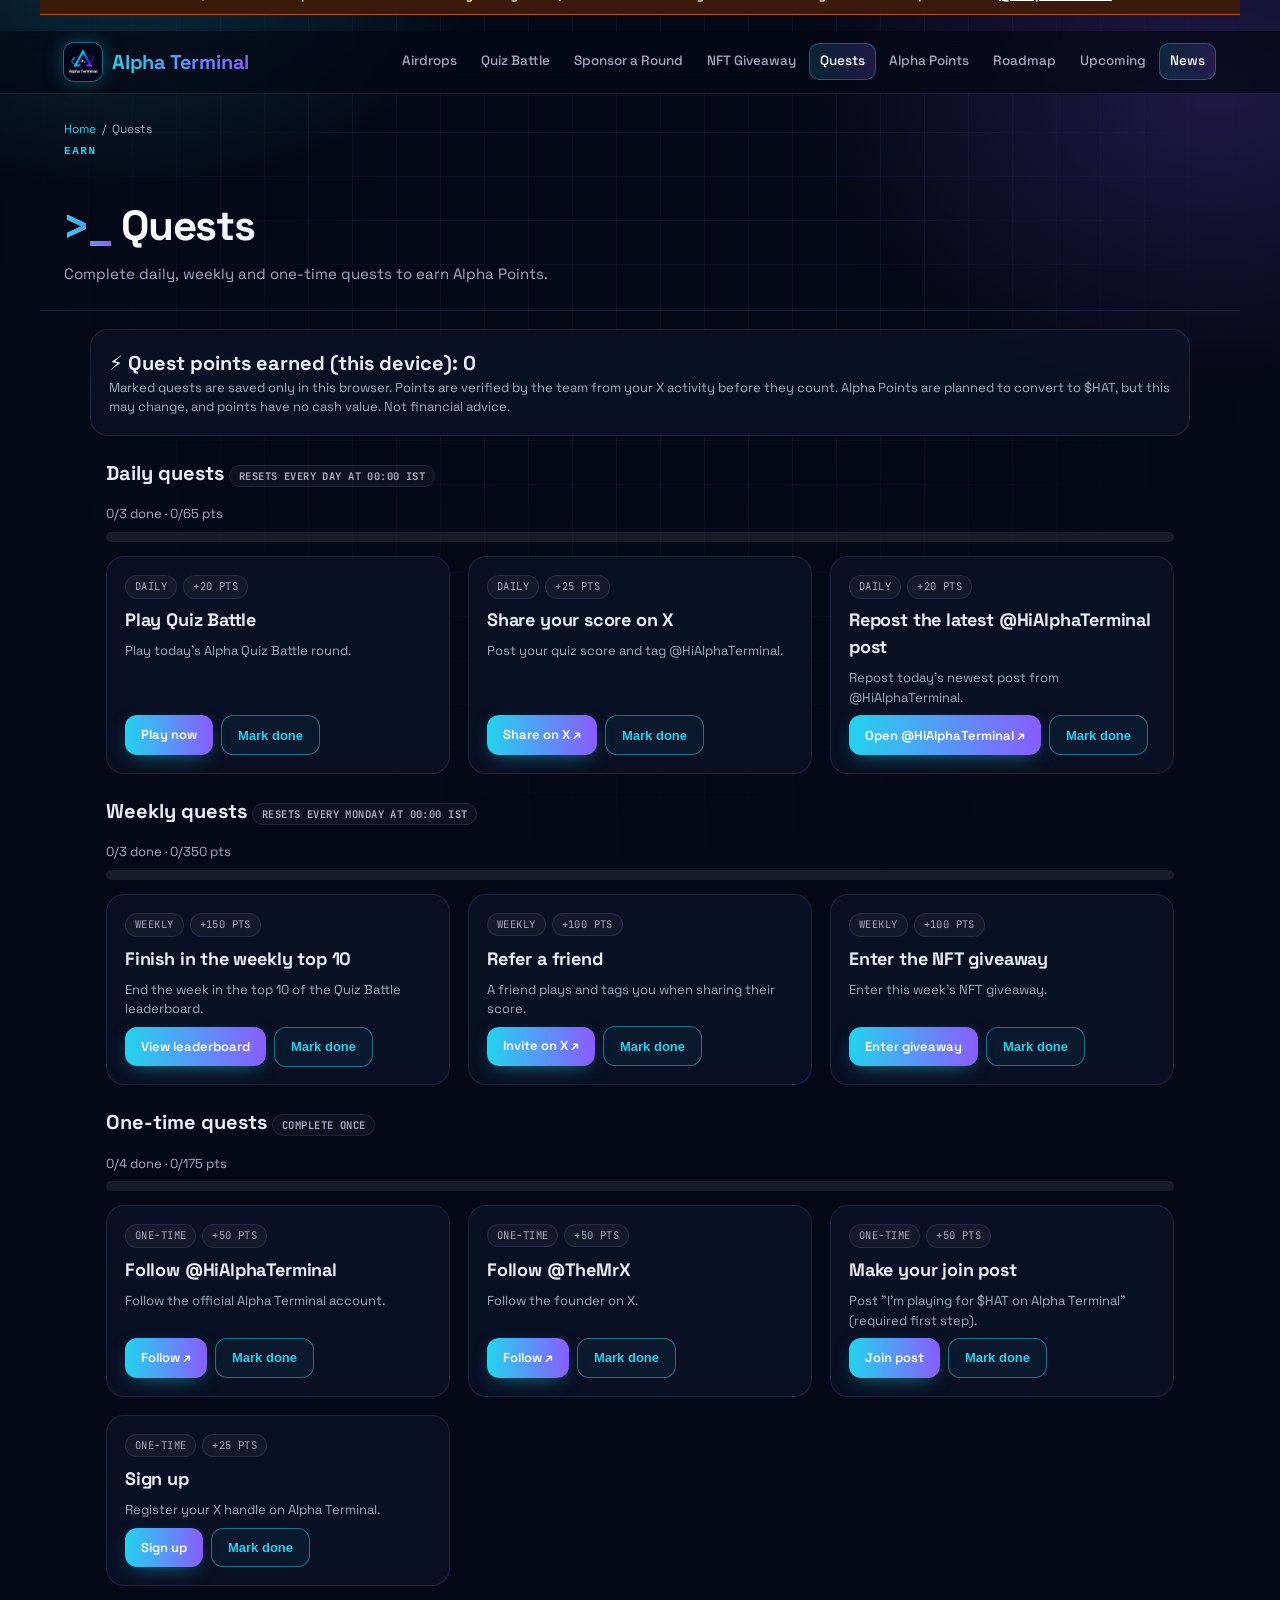
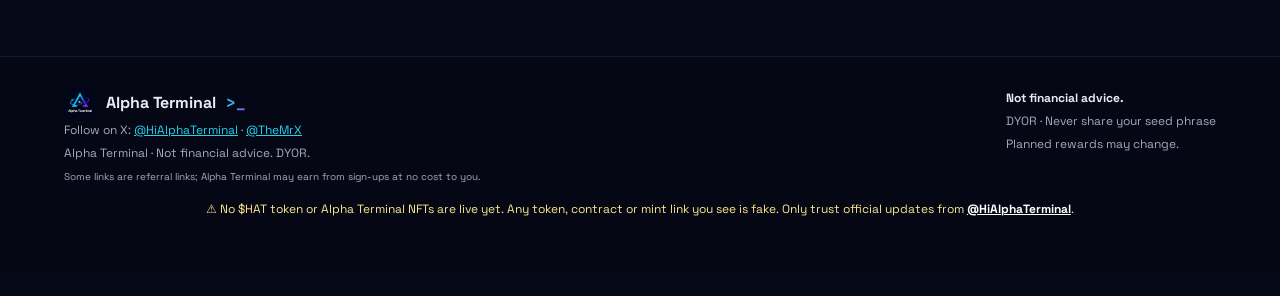
<file: quests.html>
<!doctype html><html lang="en"><head><meta charset="utf-8"><meta name="viewport" content="width=device-width,initial-scale=1"><title>Quests · Alpha Terminal</title><link rel="icon" href="assets/logo.jpg"><meta name="description" content="Alpha Terminal quests: daily, weekly and one-time tasks to earn Alpha Points.">
<meta name="theme-color" content="#050816"><meta property="og:type" content="website"><meta property="og:site_name" content="Alpha Terminal"><meta property="og:title" content="Quests · Alpha Terminal"><meta property="og:description" content="Alpha Terminal quests: daily, weekly and one-time tasks to earn Alpha Points."><meta property="og:url" content="https://mrxwhale.github.io/alpha-terminal/quests.html"><meta property="og:image" content="https://mrxwhale.github.io/alpha-terminal/assets/banner.jpg"><meta name="twitter:card" content="summary_large_image"><meta name="twitter:site" content="@HiAlphaTerminal"><meta name="twitter:creator" content="@TheMrX"><meta name="twitter:image" content="https://mrxwhale.github.io/alpha-terminal/assets/banner.jpg"><link rel="apple-touch-icon" href="assets/logo.jpg">
<link rel="preconnect" href="https://fonts.googleapis.com"><link rel="preconnect" href="https://fonts.gstatic.com" crossorigin><link href="https://fonts.googleapis.com/css2?family=JetBrains+Mono:wght@400;700&family=Space+Grotesk:wght@400;500;700&display=swap" rel="stylesheet"><link rel="stylesheet" href="style.css"><link rel="stylesheet" href="pro.css"></head><body><header><div class="brand"><img src="assets/logo.jpg" alt="Alpha Terminal logo" class="logoimg"><span id="brand">Alpha Terminal</span></div><nav class="nav"><a href="index.html">Airdrops</a><a href="quiz.html">Quiz Battle</a><a href="sponsor.html">Sponsor a Round</a><a href="giveaway.html">NFT Giveaway</a><a href="quests.html" class="on">Quests</a><a href="points.html">Alpha Points</a><a href="roadmap.html">Roadmap</a><a href="upcoming.html">Upcoming</a><a href="quests.html" class="on">News</a></nav></header>
<h1 class="ptitle"><span class="prompt">&gt;_</span> Quests</h1><p class="tag">Complete daily, weekly and one-time quests to earn Alpha Points.</p>
<section class="panel" style="padding:18px;margin:16px auto;max-width:1100px"><h2 style="margin:0">⚡ Quest points earned (this device): <span id="tot">0</span></h2><p class="meta">Marked quests are saved only in this browser. Points are verified by the team from your X activity before they count. Alpha Points are planned to convert to $HAT, but this may change, and points have no cash value. Not financial advice.</p></section>
<main id="qs"></main>
<style>.qsec{max-width:1100px;margin:22px auto;padding:0 16px}.qbar{height:10px;border-radius:99px;background:rgba(255,255,255,.08);overflow:hidden;margin:8px 0 14px}.qbar i{display:block;height:100%;background:var(--grad);transition:width .3s}.card.done{opacity:.6}.qrow{display:flex;gap:8px;flex-wrap:wrap;margin-top:auto}</style>
<footer>Follow on X: <a href="https://x.com/HiAlphaTerminal" target="_blank" rel="noopener">@HiAlphaTerminal</a> · <a href="https://x.com/TheMrX" target="_blank" rel="noopener">@TheMrX</a><br>Alpha Terminal · Not financial advice. DYOR.<br><small>Some links are referral links; Alpha Terminal may earn from sign-ups at no cost to you.</small></footer>
<script>
const esc=s=>String(s??'').replace(/[&<>"]/g,c=>({'&':'&amp;','<':'&lt;','>':'&gt;','"':'&quot;'}[c]));const K='at_quests_v1';
const ist=()=>new Date(Date.now()+19800000);const day=()=>ist().toISOString().slice(0,10);
const week=()=>{const d=ist();d.setUTCDate(d.getUTCDate()-((d.getUTCDay()+6)%7));return 'W'+d.toISOString().slice(0,10)};
const per=t=>t==='daily'?day():t==='weekly'?week():'once';
const ld=()=>{try{return JSON.parse(localStorage.getItem(K))||{}}catch(e){return {}}};let D;
function render(){const s=ld();let tot=0;qs.innerHTML=D.sections.map(sec=>{const p=per(sec.type),got=sec.quests.filter(q=>s[q.id]===p);const pts=got.reduce((a,q)=>a+q.points,0);tot+=pts;const max=sec.quests.reduce((a,q)=>a+q.points,0);
return '<section class="qsec"><h2>'+esc(sec.title)+' <span class="b">'+esc(sec.reset)+'</span></h2><p class="meta">'+got.length+'/'+sec.quests.length+' done · '+pts+'/'+max+' pts</p><div class="qbar"><i style="width:'+(100*got.length/sec.quests.length)+'%"></i></div><div class="grid">'+sec.quests.map(q=>{const d=s[q.id]===p,ext=/^https?:/.test(q.url);return '<div class="card'+(d?' done':'')+'"><div class="badges"><span class="b">'+esc(sec.type==='once'?'one-time':sec.type)+'</span><span class="b">+'+q.points+' pts</span></div><h3>'+esc(q.title)+'</h3><p class="meta">'+esc(q.description)+'</p><div class="qrow"><a class="btn" href="'+esc(q.url)+'"'+(ext?' target="_blank" rel="noopener"':'')+'>'+esc(q.action)+'</a><button class="btn2" data-id="'+q.id+'" data-p="'+p+'">'+(d?'✔ Done (undo)':'Mark done')+'</button></div></div>'}).join('')+'</div></section>'}).join('');tot_el.textContent=tot;
qs.querySelectorAll('button[data-id]').forEach(b=>b.onclick=()=>{const s=ld();if(s[b.dataset.id]===b.dataset.p)delete s[b.dataset.id];else s[b.dataset.id]=b.dataset.p;localStorage.setItem(K,JSON.stringify(s));render()})}
const tot_el=document.getElementById('tot');fetch('data/quests.json').then(r=>r.json()).then(d=>{D=d;render()});
</script><script src="ui.js"></script><script src="pro.js"></script></body></html>
</file>
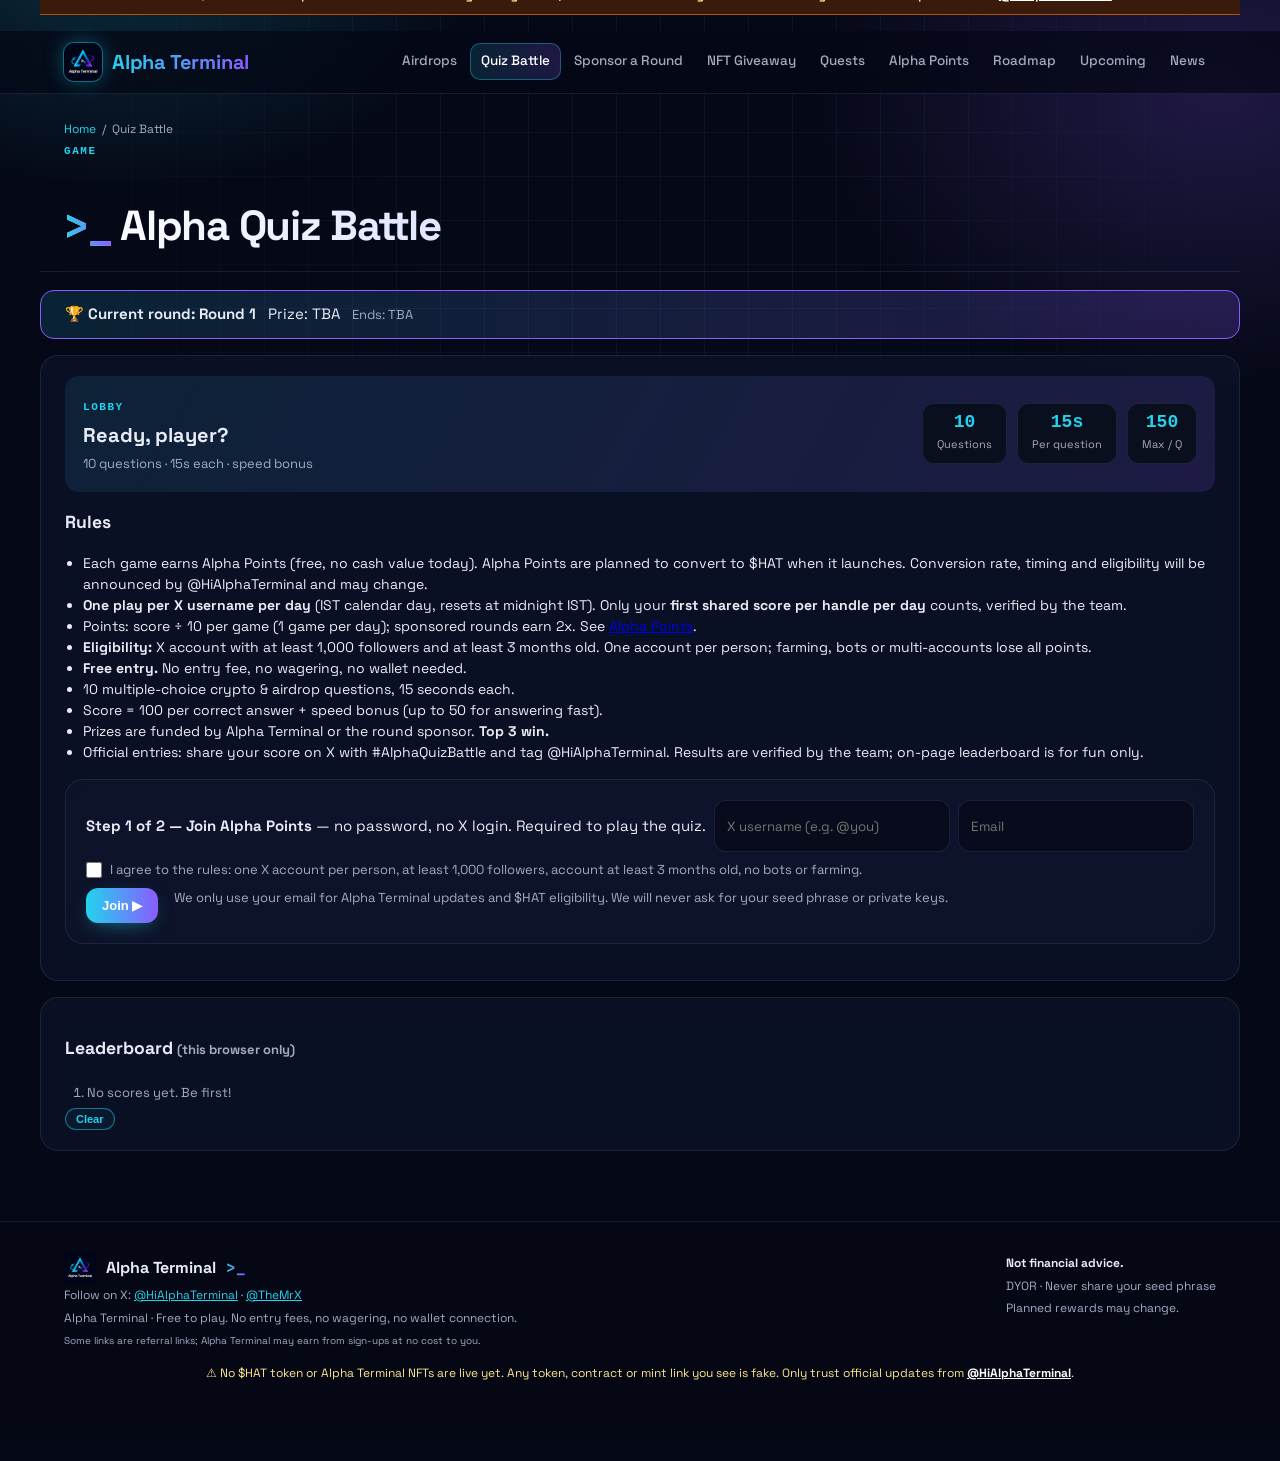
<file: quiz.html>
<!doctype html><html lang="en"><head><meta charset="utf-8"><meta name="viewport" content="width=device-width,initial-scale=1"><title>Alpha Quiz Battle · Alpha Terminal</title><link rel="icon" href="assets/logo.jpg"><meta name="description" content="Play Alpha Quiz Battle: 10 crypto questions, 15s each, free to play. Earn Alpha Points.">
<meta name="theme-color" content="#050816"><meta property="og:type" content="website"><meta property="og:site_name" content="Alpha Terminal"><meta property="og:title" content="Alpha Quiz Battle · Alpha Terminal"><meta property="og:description" content="Play Alpha Quiz Battle: 10 crypto questions, 15s each, free to play. Earn Alpha Points."><meta property="og:url" content="https://mrxwhale.github.io/alpha-terminal/quiz.html"><meta property="og:image" content="https://mrxwhale.github.io/alpha-terminal/assets/banner.jpg"><meta name="twitter:card" content="summary_large_image"><meta name="twitter:site" content="@HiAlphaTerminal"><meta name="twitter:creator" content="@TheMrX"><meta name="twitter:image" content="https://mrxwhale.github.io/alpha-terminal/assets/banner.jpg"><link rel="apple-touch-icon" href="assets/logo.jpg">
<link rel="preconnect" href="https://fonts.googleapis.com"><link rel="preconnect" href="https://fonts.gstatic.com" crossorigin><link href="https://fonts.googleapis.com/css2?family=JetBrains+Mono:wght@400;700&family=Space+Grotesk:wght@400;500;700&display=swap" rel="stylesheet"><link rel="stylesheet" href="style.css"><link rel="stylesheet" href="pro.css"></head><body><header><div class="brand"><img src="assets/logo.jpg" alt="Alpha Terminal logo" class="logoimg"><span id="brand">Alpha Terminal</span></div><nav class="nav"><a href="index.html">Airdrops</a><a href="quiz.html" class="on">Quiz Battle</a><a href="sponsor.html">Sponsor a Round</a><a href="giveaway.html">NFT Giveaway</a><a href="quests.html">Quests</a><a href="points.html">Alpha Points</a><a href="roadmap.html">Roadmap</a><a href="upcoming.html">Upcoming</a><a href="news.html">News</a></nav></header>
<h1 class="ptitle"><span class="prompt">&gt;_</span> Alpha Quiz Battle</h1>
<div id="round" class="round"></div>
<section id="start" class="panel">
<div class="rules"><h3>Rules</h3><ul><li>Each game earns Alpha Points (free, no cash value today). Alpha Points are planned to convert to $HAT when it launches. Conversion rate, timing and eligibility will be announced by @HiAlphaTerminal and may change.</li>
<li><b>One play per X username per day</b> (IST calendar day, resets at midnight IST). Only your <b>first shared score per handle per day</b> counts, verified by the team.</li><li>Points: score ÷ 10 per game (1 game per day); sponsored rounds earn 2x. See <a href="points.html">Alpha Points</a>.</li><li><b>Eligibility:</b> X account with at least 1,000 followers and at least 3 months old. One account per person; farming, bots or multi-accounts lose all points.</li><li><b>Free entry.</b> No entry fee, no wagering, no wallet needed.</li>
<li>10 multiple-choice crypto &amp; airdrop questions, 15 seconds each.</li>
<li>Score = 100 per correct answer + speed bonus (up to 50 for answering fast).</li>
<li>Prizes are funded by Alpha Terminal or the round sponsor. <b>Top 3 win.</b></li>
<li>Official entries: share your score on X with #AlphaQuizBattle and tag @HiAlphaTerminal. Results are verified by the team; on-page leaderboard is for fun only.</li></ul></div>
<div id="signup"></div><p id="blk" class="panel" hidden></p><form id="f" class="joinf"><input id="nick" placeholder="Nickname" maxlength="24" required><input id="xh" placeholder="X handle (e.g. @you)" maxlength="16" required><button class="btn" type="submit">Start quiz ▶</button></form>
</section>
<section id="play" class="panel" hidden><div class="qtop"><span id="qn"></span><span id="timer" class="timer"></span></div><div class="bar"><i id="barf"></i></div><h2 id="qt"></h2><div id="opts" class="opts"></div></section>
<section id="done" class="panel" hidden><h2>Your score: <span id="score" class="big"></span></h2><p id="sum" class="meta"></p><p id="ap" class="prompt big"></p><p class="meta"><a href="points.html">Alpha Points</a> are free and have no cash value today. They are planned to convert to $HAT at launch; details will be announced by @HiAlphaTerminal and may change.</p><div class="links"><a id="share" class="btn" target="_blank" rel="noopener">Share score on X ↗</a><button id="again" class="btn2">Play again</button></div></section>
<section class="panel"><h3>Leaderboard <small class="meta">(this browser only)</small></h3><ol id="lb" class="lb"></ol><button id="clr" class="btn2 sm">Clear</button></section>
<footer>Follow on X: <a href="https://x.com/HiAlphaTerminal" target="_blank" rel="noopener">@HiAlphaTerminal</a> · <a href="https://x.com/TheMrX" target="_blank" rel="noopener">@TheMrX</a><br>Alpha Terminal · Free to play. No entry fees, no wagering, no wallet connection.<br><small>Some links are referral links; Alpha Terminal may earn from sign-ups at no cost to you.</small></footer><script src="signup.js"></script><script src="quiz.js"></script><script src="ui.js"></script><script src="pro.js"></script></body></html>
</file>
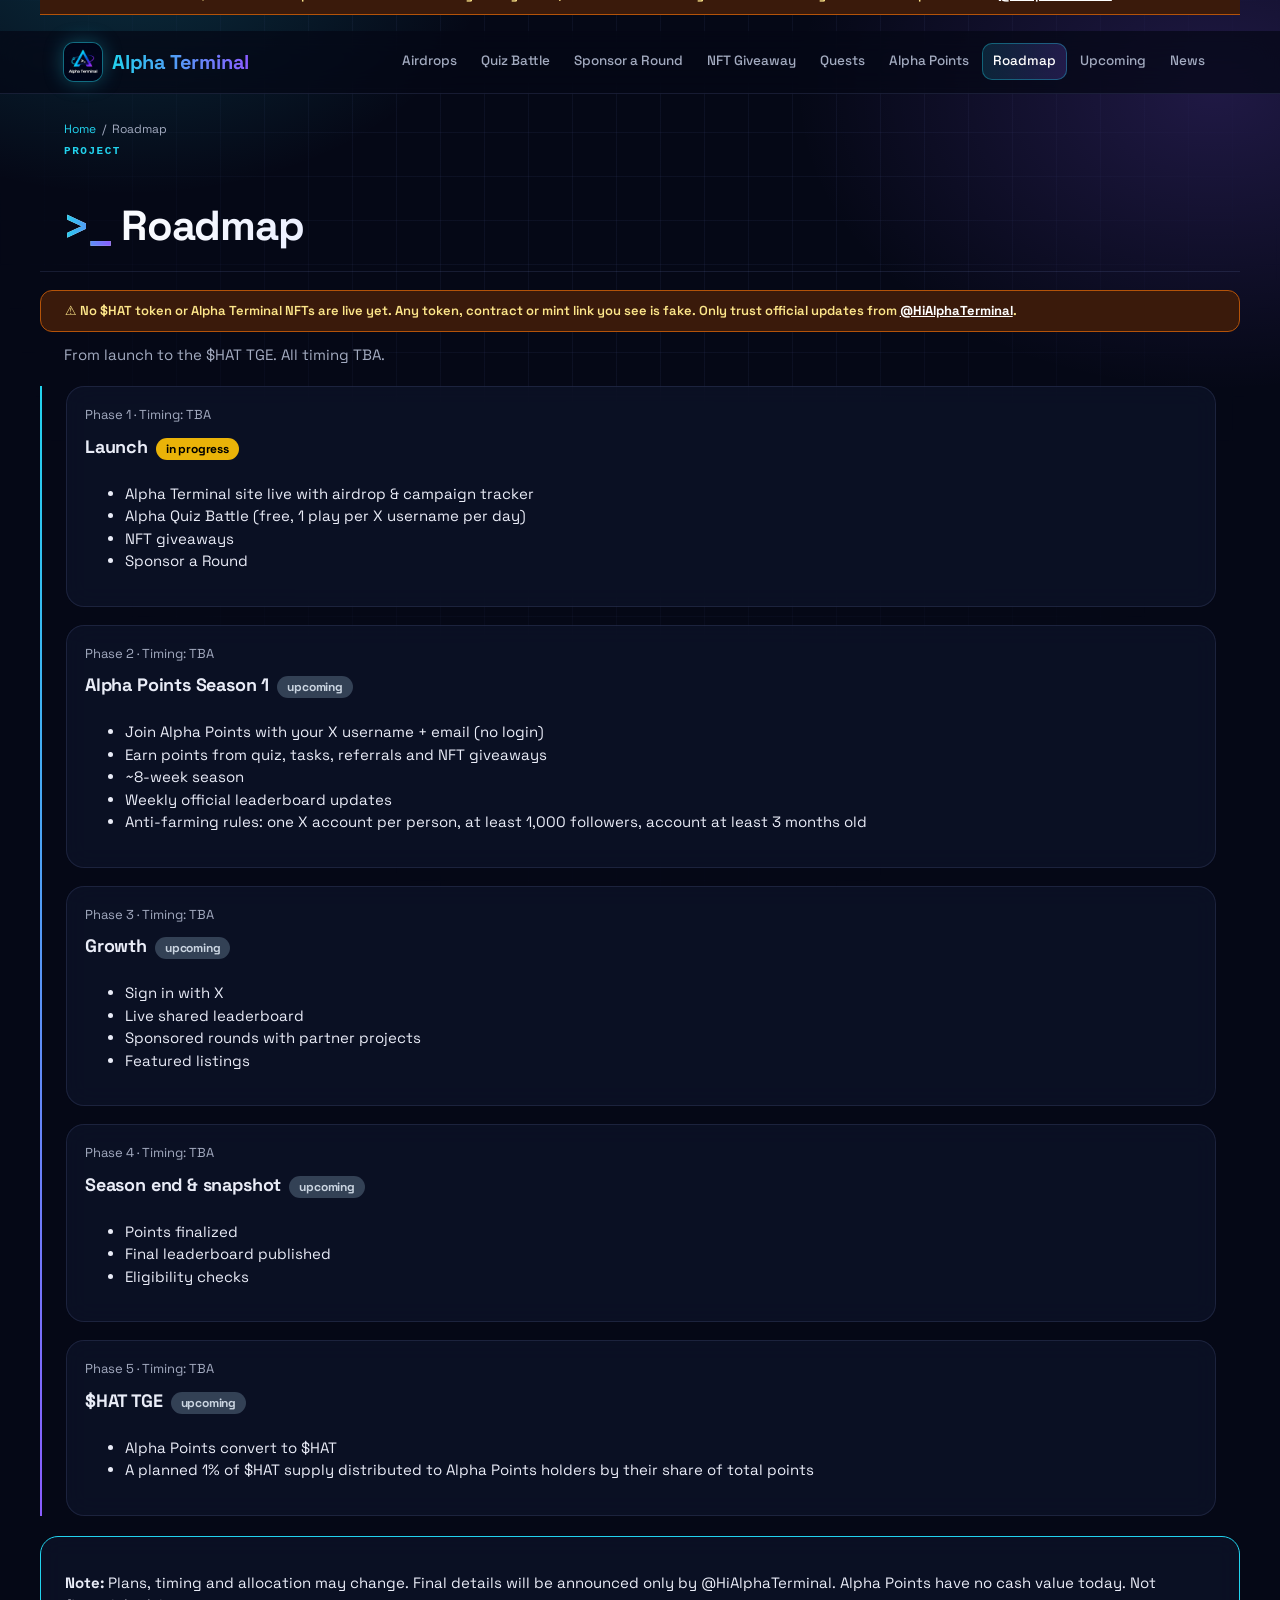
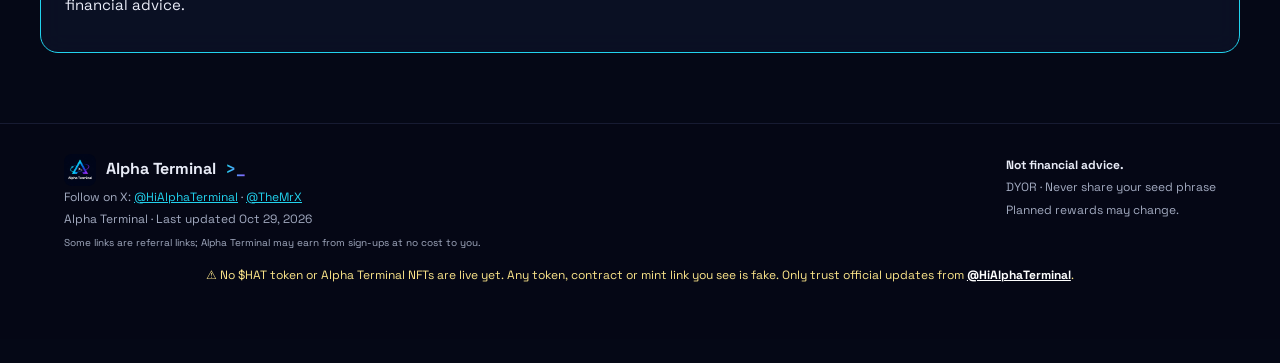
<file: roadmap.html>
<!doctype html><html lang="en"><head><meta charset="utf-8"><meta name="viewport" content="width=device-width,initial-scale=1"><title>Roadmap · Alpha Terminal</title><link rel="icon" href="assets/logo.jpg"><meta name="description" content="Alpha Terminal roadmap from launch to the $HAT TGE.">
<meta name="theme-color" content="#050816"><meta property="og:type" content="website"><meta property="og:site_name" content="Alpha Terminal"><meta property="og:title" content="Roadmap · Alpha Terminal"><meta property="og:description" content="Alpha Terminal roadmap from launch to the $HAT TGE."><meta property="og:url" content="https://mrxwhale.github.io/alpha-terminal/roadmap.html"><meta property="og:image" content="https://mrxwhale.github.io/alpha-terminal/assets/banner.jpg"><meta name="twitter:card" content="summary_large_image"><meta name="twitter:site" content="@HiAlphaTerminal"><meta name="twitter:creator" content="@TheMrX"><meta name="twitter:image" content="https://mrxwhale.github.io/alpha-terminal/assets/banner.jpg"><link rel="apple-touch-icon" href="assets/logo.jpg">
<link rel="preconnect" href="https://fonts.googleapis.com"><link rel="preconnect" href="https://fonts.gstatic.com" crossorigin><link href="https://fonts.googleapis.com/css2?family=JetBrains+Mono:wght@400;700&family=Space+Grotesk:wght@400;500;700&display=swap" rel="stylesheet"><link rel="stylesheet" href="style.css"><link rel="stylesheet" href="pro.css"></head><body><header><div class="brand"><img src="assets/logo.jpg" alt="Alpha Terminal logo" class="logoimg"><span id="brand">Alpha Terminal</span></div><nav class="nav"><a href="index.html">Airdrops</a><a href="quiz.html">Quiz Battle</a><a href="sponsor.html">Sponsor a Round</a><a href="giveaway.html">NFT Giveaway</a><a href="quests.html">Quests</a><a href="points.html">Alpha Points</a><a href="roadmap.html" class="on">Roadmap</a><a href="upcoming.html">Upcoming</a><a href="news.html">News</a></nav></header>
<style>.tl{border-left:2px solid #22d3ee;margin:20px 0 20px 10px;padding-left:22px}.tl .card{position:relative;margin-bottom:18px}.tl .card:before{content:"";position:absolute;left:-31px;top:18px;width:14px;height:14px;border-radius:50%;background:#22d3ee}.badge{display:inline-block;padding:2px 10px;border-radius:12px;font-size:12px;margin-left:8px}.b-done{background:#16a34a;color:#fff}.b-in{background:#eab308;color:#000}.b-up{background:#334155;color:#cbd5e1}</style>
<h1 class="ptitle"><span class="prompt">&gt;_</span> Roadmap</h1><p class="tag">From launch to the $HAT TGE. All timing TBA.</p>
<div class="tl" id="tl"></div><div class="panel" style="border:1px solid #22d3ee"><p id="note"></p></div>
<script>const esc=s=>String(s).replace(/[&<>"]/g,c=>({"&":"&amp;","<":"&lt;",">":"&gt;",'"':"&quot;"}[c]));
fetch("data/roadmap.json").then(r=>r.json()).then(R=>{document.getElementById("note").innerHTML="<b>Note:</b> "+esc(R.note);
document.getElementById("tl").innerHTML=R.phases.map(p=>{const b=p.status=="done"?"b-done":p.status=="in progress"?"b-in":"b-up";return `<div class="card"><p class="meta">${esc(p.phase)} · Timing: ${esc(p.timing)}</p><h3>${esc(p.title)}<span class="badge ${b}">${esc(p.status)}</span></h3><ul>${p.items.map(i=>`<li>${esc(i)}</li>`).join("")}</ul></div>`}).join("")});</script>
<footer>Follow on X: <a href="https://x.com/HiAlphaTerminal" target="_blank" rel="noopener">@HiAlphaTerminal</a> · <a href="https://x.com/TheMrX" target="_blank" rel="noopener">@TheMrX</a><br>Alpha Terminal · Last updated Oct 29, 2026<br><small>Some links are referral links; Alpha Terminal may earn from sign-ups at no cost to you.</small></footer>
<script src="ui.js"></script><script src="pro.js"></script></body></html>
</file>
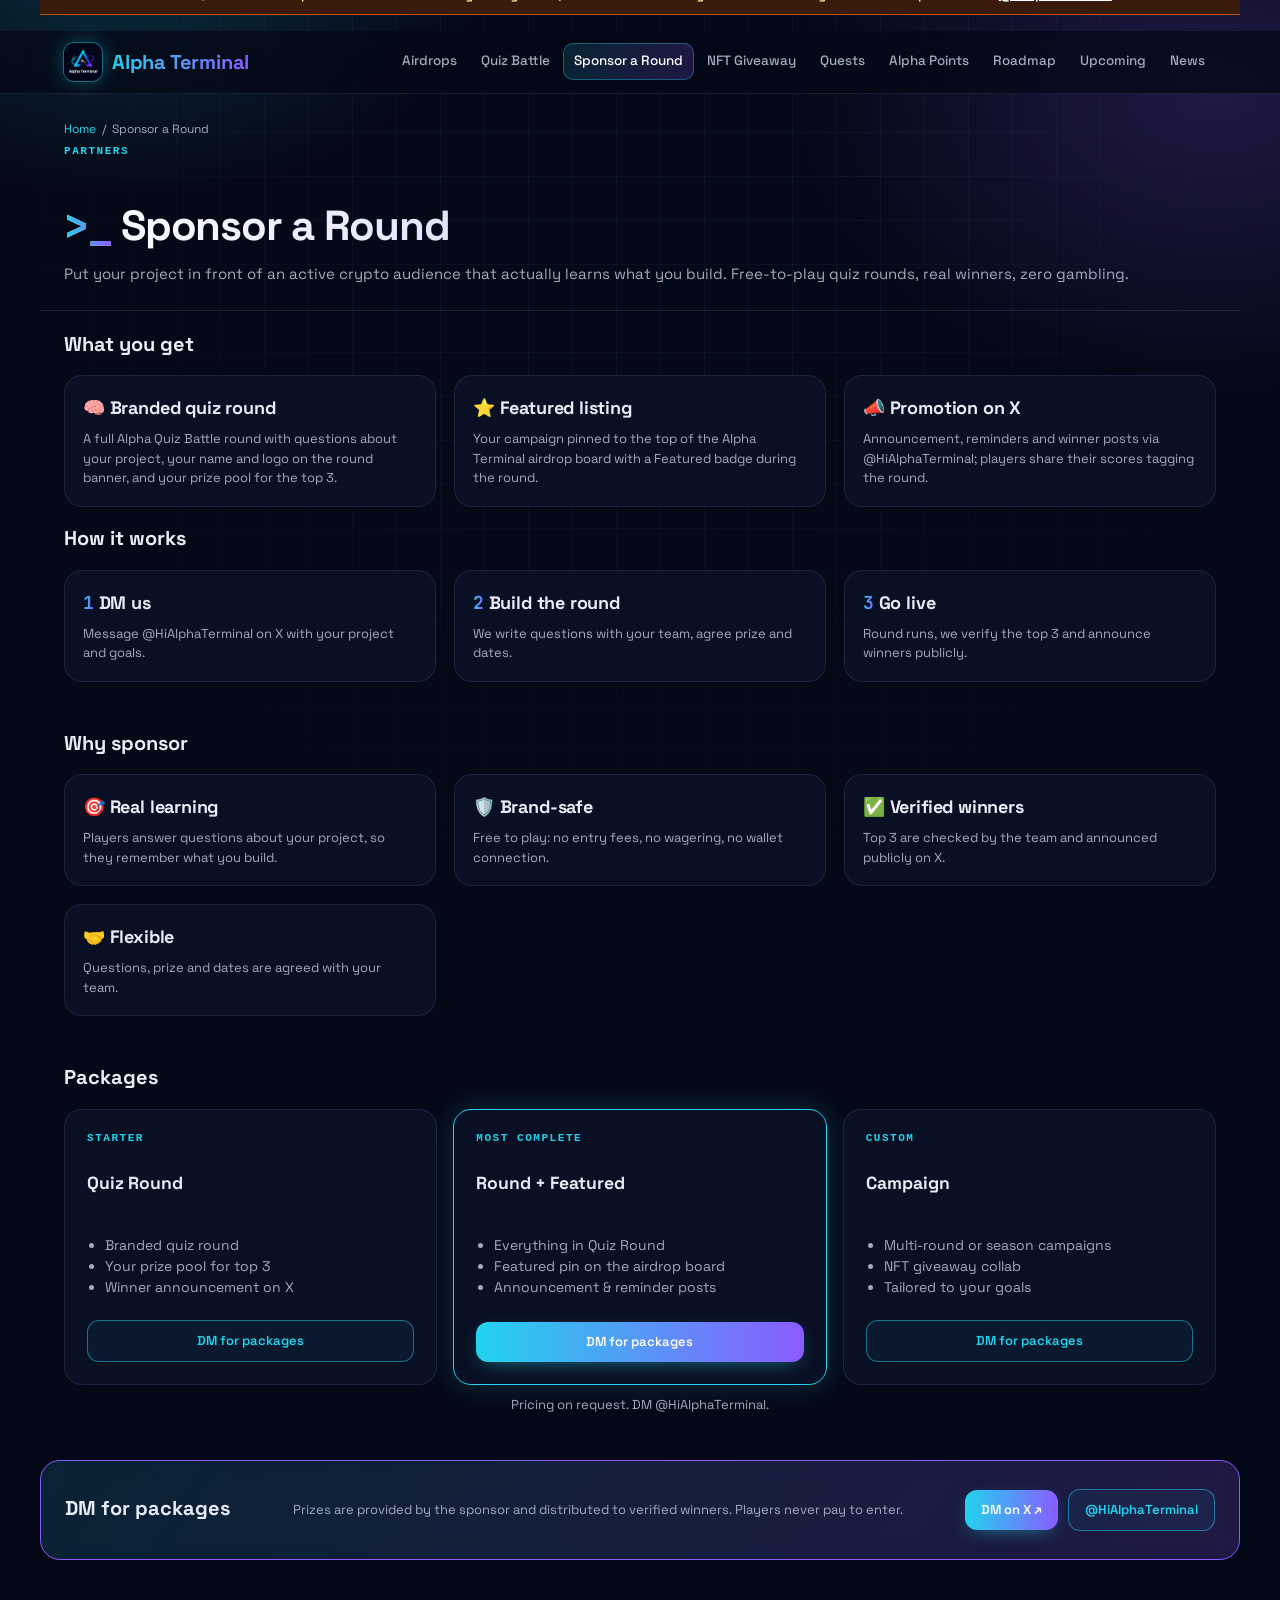
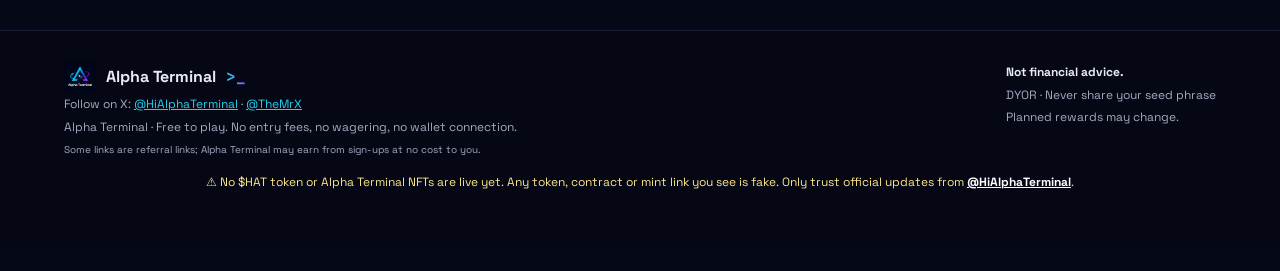
<file: sponsor.html>
<!doctype html><html lang="en"><head><meta charset="utf-8"><meta name="viewport" content="width=device-width,initial-scale=1"><title>Sponsor a Round · Alpha Terminal</title><link rel="icon" href="assets/logo.jpg"><meta name="description" content="Sponsor an Alpha Quiz Battle round. Branded quizzes, featured listing and X promotion. DM for packages.">
<meta name="theme-color" content="#050816"><meta property="og:type" content="website"><meta property="og:site_name" content="Alpha Terminal"><meta property="og:title" content="Sponsor a Round · Alpha Terminal"><meta property="og:description" content="Sponsor an Alpha Quiz Battle round. Branded quizzes, featured listing and X promotion. DM for packages."><meta property="og:url" content="https://mrxwhale.github.io/alpha-terminal/sponsor.html"><meta property="og:image" content="https://mrxwhale.github.io/alpha-terminal/assets/banner.jpg"><meta name="twitter:card" content="summary_large_image"><meta name="twitter:site" content="@HiAlphaTerminal"><meta name="twitter:creator" content="@TheMrX"><meta name="twitter:image" content="https://mrxwhale.github.io/alpha-terminal/assets/banner.jpg"><link rel="apple-touch-icon" href="assets/logo.jpg">
<link rel="preconnect" href="https://fonts.googleapis.com"><link rel="preconnect" href="https://fonts.gstatic.com" crossorigin><link href="https://fonts.googleapis.com/css2?family=JetBrains+Mono:wght@400;700&family=Space+Grotesk:wght@400;500;700&display=swap" rel="stylesheet"><link rel="stylesheet" href="style.css"><link rel="stylesheet" href="pro.css"></head><body><header><div class="brand"><img src="assets/logo.jpg" alt="Alpha Terminal logo" class="logoimg"><span id="brand">Alpha Terminal</span></div><nav class="nav"><a href="index.html">Airdrops</a><a href="quiz.html">Quiz Battle</a><a href="sponsor.html" class="on">Sponsor a Round</a><a href="giveaway.html">NFT Giveaway</a><a href="quests.html">Quests</a><a href="points.html">Alpha Points</a><a href="roadmap.html">Roadmap</a><a href="upcoming.html">Upcoming</a><a href="news.html">News</a></nav></header>
<h1 class="ptitle"><span class="prompt">&gt;_</span> Sponsor a Round</h1>
<p class="tag">Put your project in front of an active crypto audience that actually learns what you build. Free-to-play quiz rounds, real winners, zero gambling.</p>
<h2>What you get</h2><div class="grid">
<div class="card"><h3>🧠 Branded quiz round</h3><p class="meta">A full Alpha Quiz Battle round with questions about your project, your name and logo on the round banner, and your prize pool for the top 3.</p></div>
<div class="card"><h3>⭐ Featured listing</h3><p class="meta">Your campaign pinned to the top of the Alpha Terminal airdrop board with a Featured badge during the round.</p></div>
<div class="card"><h3>📣 Promotion on X</h3><p class="meta">Announcement, reminders and winner posts via @HiAlphaTerminal; players share their scores tagging the round.</p></div></div>
<h2>How it works</h2><div class="grid steps">
<div class="card"><h3><span class="prompt">1</span> DM us</h3><p class="meta">Message @HiAlphaTerminal on X with your project and goals.</p></div>
<div class="card"><h3><span class="prompt">2</span> Build the round</h3><p class="meta">We write questions with your team, agree prize and dates.</p></div>
<div class="card"><h3><span class="prompt">3</span> Go live</h3><p class="meta">Round runs, we verify the top 3 and announce winners publicly.</p></div></div>
<div class="cta panel"><h2>DM for packages</h2><p class="meta">Prizes are provided by the sponsor and distributed to verified winners. Players never pay to enter.</p><div class="links"><a class="btn" href="https://x.com/messages/compose" target="_blank" rel="noopener">DM on X ↗</a><a class="btn2" href="https://x.com/HiAlphaTerminal" target="_blank" rel="noopener">@HiAlphaTerminal</a></div></div>
<footer>Follow on X: <a href="https://x.com/HiAlphaTerminal" target="_blank" rel="noopener">@HiAlphaTerminal</a> · <a href="https://x.com/TheMrX" target="_blank" rel="noopener">@TheMrX</a><br>Alpha Terminal · Free to play. No entry fees, no wagering, no wallet connection.<br><small>Some links are referral links; Alpha Terminal may earn from sign-ups at no cost to you.</small></footer><script src="ui.js"></script><script src="pro.js"></script></body></html>
</file>
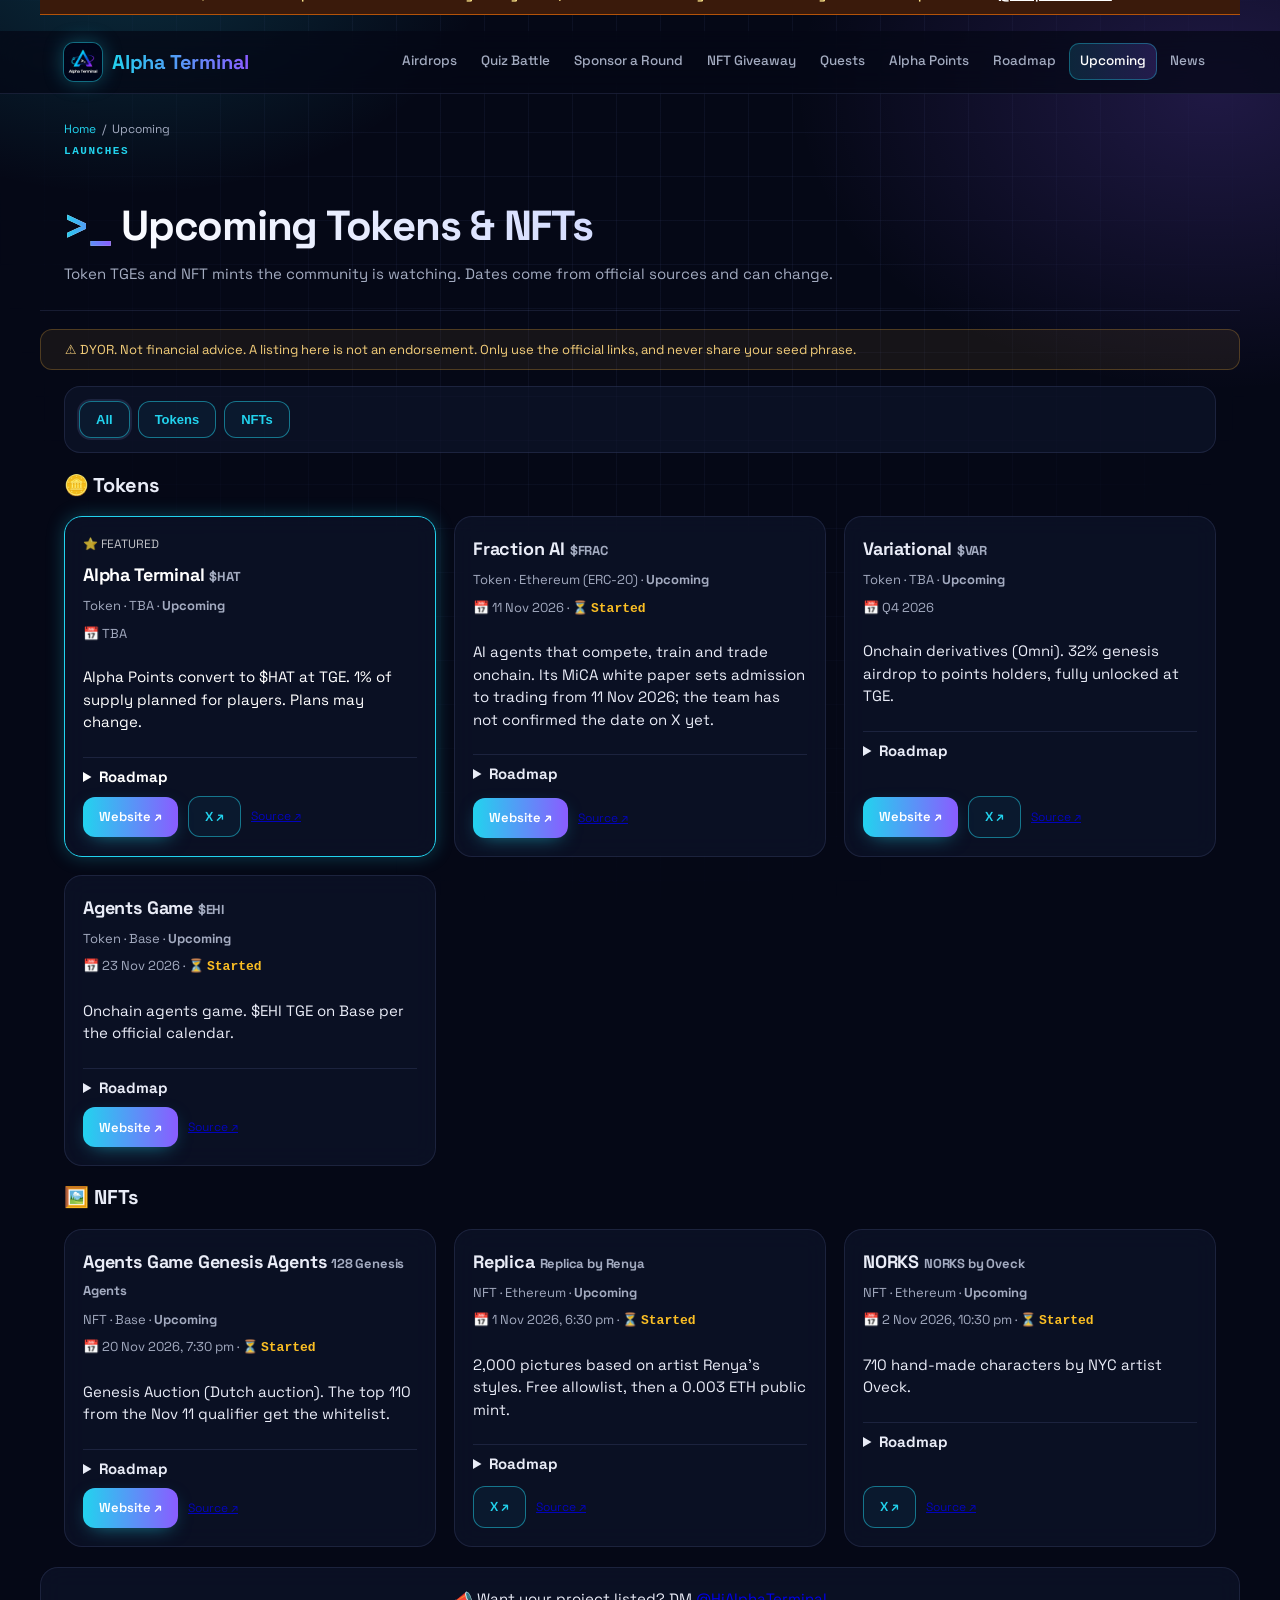
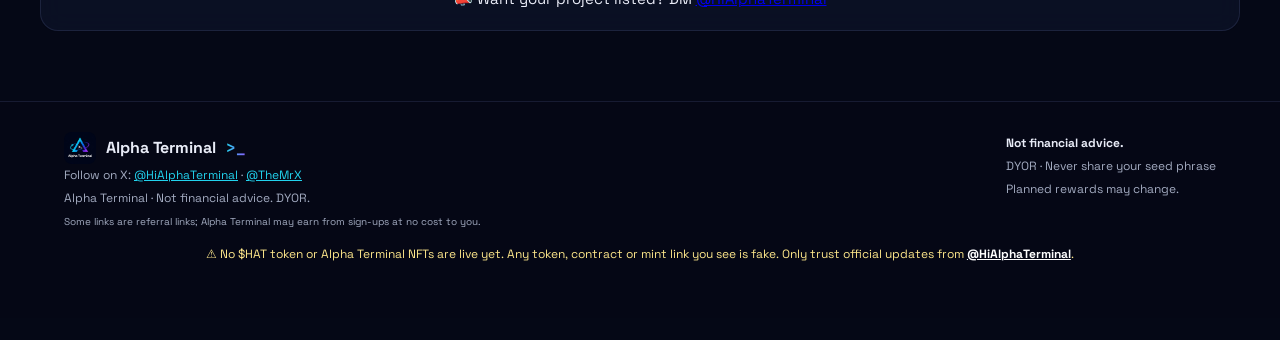
<file: upcoming.html>
<!doctype html><html lang="en"><head><meta charset="utf-8"><meta name="viewport" content="width=device-width,initial-scale=1"><title>Upcoming Tokens &amp; NFTs · Alpha Terminal</title><link rel="icon" href="assets/logo.jpg"><meta name="description" content="Upcoming token TGEs and NFT mints with countdowns and official roadmaps.">
<meta name="theme-color" content="#050816"><meta property="og:type" content="website"><meta property="og:site_name" content="Alpha Terminal"><meta property="og:title" content="Upcoming Tokens &amp; NFTs · Alpha Terminal"><meta property="og:description" content="Upcoming token TGEs and NFT mints with countdowns and official roadmaps."><meta property="og:url" content="https://mrxwhale.github.io/alpha-terminal/upcoming.html"><meta property="og:image" content="https://mrxwhale.github.io/alpha-terminal/assets/banner.jpg"><meta name="twitter:card" content="summary_large_image"><meta name="twitter:site" content="@HiAlphaTerminal"><meta name="twitter:creator" content="@TheMrX"><meta name="twitter:image" content="https://mrxwhale.github.io/alpha-terminal/assets/banner.jpg"><link rel="apple-touch-icon" href="assets/logo.jpg">
<link rel="preconnect" href="https://fonts.googleapis.com"><link rel="preconnect" href="https://fonts.gstatic.com" crossorigin><link href="https://fonts.googleapis.com/css2?family=JetBrains+Mono:wght@400;700&family=Space+Grotesk:wght@400;500;700&display=swap" rel="stylesheet"><link rel="stylesheet" href="style.css"><link rel="stylesheet" href="pro.css"></head><body><header><div class="brand"><img src="assets/logo.jpg" alt="Alpha Terminal logo" class="logoimg"><span id="brand">Alpha Terminal</span></div><nav class="nav"><a href="index.html">Airdrops</a><a href="quiz.html">Quiz Battle</a><a href="sponsor.html">Sponsor a Round</a><a href="giveaway.html">NFT Giveaway</a><a href="quests.html">Quests</a><a href="points.html">Alpha Points</a><a href="roadmap.html">Roadmap</a><a href="upcoming.html" class="on">Upcoming</a><a href="news.html">News</a></nav></header>
<h1 class="ptitle"><span class="prompt">&gt;_</span> Upcoming Tokens &amp; NFTs</h1><p class="tag">Token TGEs and NFT mints the community is watching. Dates come from official sources and can change.</p>
<div class="disclaimer">⚠️ DYOR. Not financial advice. A listing here is not an endorsement. Only use the official links, and never share your seed phrase.</div>
<section class="controls"><button class="btn2 ft on" data-f="all">All</button><button class="btn2 ft" data-f="tokens">Tokens</button><button class="btn2 ft" data-f="nfts">NFTs</button></section>
<div id="sec"></div>
<div class="panel" style="text-align:center;margin-top:20px">📣 Want your project listed? DM <a href="https://x.com/HiAlphaTerminal" target="_blank" rel="noopener">@HiAlphaTerminal</a></div>
<style>.ft.on{outline:2px solid var(--line);font-weight:700}.feat{border-color:#22d3ee;box-shadow:0 0 18px #22d3ee44}details summary{cursor:pointer;font-weight:700}details li{margin:4px 0}.st{font-size:12px;opacity:.75}</style>
<footer>Follow on X: <a href="https://x.com/HiAlphaTerminal" target="_blank" rel="noopener">@HiAlphaTerminal</a> · <a href="https://x.com/TheMrX" target="_blank" rel="noopener">@TheMrX</a><br>Alpha Terminal · Not financial advice. DYOR.<br><small>Some links are referral links; Alpha Terminal may earn from sign-ups at no cost to you.</small></footer>
<script>
const esc=s=>String(s??'').replace(/[&<>"]/g,c=>({'&':'&amp;','<':'&lt;','>':'&gt;','"':'&quot;'}[c]));let D,F='all';
function cd(dt){const d=new Date(dt)-Date.now();if(d<=0)return'Started';const s=Math.floor(d/1e3);return Math.floor(s/86400)+'d '+Math.floor(s%86400/3600)+'h '+Math.floor(s%3600/60)+'m '+s%60+'s';}
function card(i){const rm=(i.roadmap||[]).length?'<ul>'+i.roadmap.map(r=>'<li><b>'+esc(r.when)+'</b>: '+esc(r.title)+(r.status?' <span class="st">('+esc(r.status)+')</span>':'')+'</li>').join('')+'</ul>'+(i.roadmap_source?'<a class="st" target="_blank" rel="noopener" href="'+esc(i.roadmap_source)+'">Roadmap source ↗</a>':''):'<p class="meta">Roadmap not published yet</p>';
const L=i.links||{};return '<div class="card'+(i.featured?' feat':'')+'">'+(i.featured?'<span class="st">⭐ FEATURED</span>':'')+'<h3>'+esc(i.name)+' <span class="meta">'+esc(i.ticker)+'</span></h3><p class="meta">'+esc(i.type)+' · '+esc(i.chain)+' · <b>'+esc(i.status)+'</b></p><p class="meta">📅 '+(i.date?new Date(i.date).toLocaleString('en-IN',{dateStyle:'medium',timeStyle:i.date.length>10?'short':undefined,timeZone:'Asia/Kolkata'})+' · ⏳ <b class="cd" data-d="'+esc(i.date)+'"></b>':esc(i.dateLabel||'TBA'))+'</p><p>'+esc(i.desc)+'</p><details><summary>Roadmap</summary>'+rm+'</details><div class="links">'+(i.referralUrl?'<a class="btn" target="_blank" rel="noopener sponsored" href="'+esc(i.referralUrl)+'">Join / Sign up ↗</a>'+(i.referralCode?'<button class="btn2" type="button" data-c="'+esc(i.referralCode)+'" onclick="navigator.clipboard.writeText(this.dataset.c);this.textContent=\'Copied ✔\'">Copy code: '+esc(i.referralCode)+'</button>':'')+(L.website?'<a class="btn2" target="_blank" rel="noopener" href="'+esc(L.website)+'">Website ↗</a>':''):(L.website?'<a class="btn" target="_blank" rel="noopener" href="'+esc(L.website)+'">Website ↗</a>':''))+(L.x?'<a class="btn2" target="_blank" rel="noopener" href="'+esc(L.x)+'">X ↗</a>':'')+(i.source?'<a class="st" target="_blank" rel="noopener" href="'+esc(i.source)+'">Source ↗</a>':'')+'</div></div>';}
function render(){let h='';[['tokens','🪙 Tokens'],['nfts','🖼️ NFTs']].forEach(([k,t])=>{if(F==='all'||F===k)h+='<h2>'+t+'</h2><div class="grid">'+D[k].map(card).join('')+'</div>';});document.getElementById('sec').innerHTML=h;tick();}
function tick(){document.querySelectorAll('.cd').forEach(e=>e.textContent=cd(e.dataset.d));}
setInterval(tick,1000);
document.querySelectorAll('.ft').forEach(b=>b.onclick=()=>{F=b.dataset.f;document.querySelectorAll('.ft').forEach(x=>x.classList.toggle('on',x===b));render();});
fetch('data/upcoming.json').then(r=>r.json()).then(d=>{D=d;render();});
</script><script src="ui.js"></script><script src="pro.js"></script></body></html>
</file>
<file: style.css>
:root{--bg:#070a16;--card:#0f1426;--line:#232a3d;--txt:#e6e9f2;--mut:#8b93a7;--acc:#8a5cff;--acc2:#2ad4ff}
*{box-sizing:border-box}body{margin:0 auto;background:radial-gradient(circle at 20% -10%,#0d2a5a,transparent 40%),var(--bg);color:var(--txt);font:15px/1.5 system-ui,-apple-system,Segoe UI,Roboto,sans-serif;padding:24px;max-width:1200px}
header .brand{font-size:28px;font-weight:800}.logo{color:var(--acc2)}#brand{background:linear-gradient(90deg,var(--acc),var(--acc2));-webkit-background-clip:text;background-clip:text;color:transparent}.tag{color:var(--mut);margin:4px 0 16px}
.disclaimer{background:#2a1f0b;border:1px solid #5a4214;color:#f3c76b;padding:10px 14px;border-radius:10px;font-size:13px;margin-bottom:16px}
.controls{display:flex;flex-wrap:wrap;gap:8px;margin-bottom:8px}.controls input,.controls select{background:var(--card);color:var(--txt);border:1px solid var(--line);border-radius:10px;padding:10px 12px;font-size:14px}.controls input{flex:1;min-width:200px}
.count{color:var(--mut);font-size:13px}.grid{display:grid;grid-template-columns:repeat(auto-fill,minmax(300px,1fr));gap:16px}
.card{background:var(--card);border:1px solid var(--line);border-radius:16px;padding:18px;display:flex;flex-direction:column;gap:8px;transition:.2s}.card:hover{border-color:var(--acc);transform:translateY(-2px)}
.card h3{margin:0;font-size:17px}.badges{display:flex;flex-wrap:wrap;gap:6px}.b{font-size:11px;padding:3px 8px;border-radius:99px;background:#1f2538;color:var(--mut);text-transform:uppercase;letter-spacing:.04em}
.live{background:#0d3b2f;color:#3ef0b4}.upcoming{background:#1c2a52;color:#7fb0ff}.ended{background:#2a2a2a;color:#888}
.meta{font-size:13px;color:var(--mut);margin:0}.reward{font-size:13px;color:var(--acc2)}ol{margin:0;padding-left:18px;font-size:13px}
.links{margin-top:auto;display:flex;gap:10px;align-items:center}.btn{background:var(--acc);color:#fff;text-decoration:none;padding:8px 14px;border-radius:10px;font-weight:600;font-size:13px}.src{color:var(--mut);font-size:12px}
footer{color:var(--mut);font-size:12px;text-align:center;margin-top:32px}@media(max-width:600px){body{padding:14px}.controls select{flex:1}}
.brand{display:flex;align-items:center;gap:10px}.logoimg{width:44px;height:44px;border-radius:12px;box-shadow:0 0 18px #2ad4ff55}#brand{color:#fff;background:none}
.hero{width:100%;max-height:260px;object-fit:cover;border-radius:16px;margin:14px 0 6px;border:1px solid var(--line);box-shadow:0 0 40px #2ad4ff22}
.prompt{color:var(--acc2);font-family:ui-monospace,monospace;font-weight:700}.btn{background:linear-gradient(90deg,var(--acc2),var(--acc))}footer a{color:var(--acc2)}
.card:hover{border-color:var(--acc2)}

.nav{display:flex;gap:6px;flex-wrap:wrap;margin-top:12px}.nav a{color:var(--mut);text-decoration:none;padding:7px 14px;border:1px solid var(--line);border-radius:99px;font-size:13px;font-weight:600}.nav a.on,.nav a:hover{color:#fff;border-color:var(--acc2);background:linear-gradient(90deg,#2ad4ff22,#8a5cff33)}
.ptitle{font-size:28px;margin:20px 0 10px}.panel{background:var(--card);border:1px solid var(--line);border-radius:16px;padding:20px;margin:16px 0}
.round{background:linear-gradient(90deg,#2ad4ff22,#8a5cff33);border:1px solid var(--acc);border-radius:14px;padding:12px 16px;display:flex;gap:12px;align-items:center;flex-wrap:wrap}.round img{width:36px;height:36px;border-radius:8px}
.rules ul{padding-left:18px;color:var(--txt);font-size:14px}.joinf{display:flex;flex-wrap:wrap;gap:8px}.joinf input{flex:1;min-width:160px;background:#0a0f1e;color:var(--txt);border:1px solid var(--line);border-radius:10px;padding:10px 12px}
button.btn{border:0;cursor:pointer}.btn2{background:transparent;color:var(--acc2);border:1px solid var(--acc2);padding:8px 14px;border-radius:10px;font-weight:600;font-size:13px;text-decoration:none;cursor:pointer}.sm{padding:4px 10px;font-size:11px}
.qtop{display:flex;justify-content:space-between;color:var(--mut)}.timer{font-family:ui-monospace,monospace;color:var(--acc2);font-weight:700}.bar{height:6px;background:#1f2538;border-radius:9px;overflow:hidden;margin:8px 0}.bar i{display:block;height:100%;background:linear-gradient(90deg,var(--acc2),var(--acc))}
.opts{display:grid;gap:10px}.opts button{text-align:left;background:#0a0f1e;color:var(--txt);border:1px solid var(--line);border-radius:12px;padding:12px 14px;font-size:15px;cursor:pointer}.opts button:hover{border-color:var(--acc2)}.opts .ok{border-color:#3ef0b4;background:#0d3b2f}.opts .bad{border-color:#ff5c7a;background:#3b0d18}
.big{background:linear-gradient(90deg,var(--acc2),var(--acc));-webkit-background-clip:text;background-clip:text;color:transparent}
.lb{padding-left:22px}.lb li{padding:4px 0}.lb .w{color:#ffd76a;font-weight:700}.feat{background:linear-gradient(90deg,#2ad4ff,#8a5cff);color:#fff}.card.featured{border-color:var(--acc2);box-shadow:0 0 22px #2ad4ff33}
h2{font-size:20px}
.joinf label{flex:1 1 100%;display:flex;align-items:flex-start;gap:8px;margin:0}.joinf label input[type=checkbox]{flex:0 0 auto;min-width:0;width:16px;height:16px;margin:2px 0 0;padding:0}
.jp canvas{width:100%;max-width:600px;height:auto;border-radius:12px;border:1px solid var(--line);display:block;margin:10px 0}.jp .row{display:flex;flex-wrap:wrap;gap:8px;margin:8px 0}.jp input{flex:1;min-width:220px;background:#0a0f1e;color:var(--txt);border:1px solid var(--line);border-radius:10px;padding:10px 12px}
[hidden]{display:none!important}

/* ===== Redesign v2 ===== */
:root{--bg:#050816;--card:rgba(16,22,44,.62);--line:rgba(120,140,200,.16);--txt:#e9ecf7;--mut:#94a0bd;--acc:#8a5cff;--acc2:#22d3ee;--grad:linear-gradient(90deg,#22d3ee,#8a5cff);--mono:'JetBrains Mono',ui-monospace,monospace}
html{scroll-behavior:smooth}
body{font-family:'Space Grotesk',system-ui,-apple-system,Segoe UI,Roboto,sans-serif;max-width:none;padding:0;background:var(--bg);min-height:100vh;overflow-x:hidden}
body>*:not(header):not(.bgfx){max-width:1200px;margin-left:auto;margin-right:auto;padding-left:24px;padding-right:24px}
body>.disclaimer,body>.panel,body>.round{margin-left:max(24px,calc((100% - 1152px)/2));margin-right:max(24px,calc((100% - 1152px)/2));padding-left:16px;padding-right:16px}
.bgfx{position:fixed;inset:0;z-index:-1;pointer-events:none;background:
radial-gradient(600px 400px at 10% -5%,rgba(34,211,238,.18),transparent 60%),
radial-gradient(700px 500px at 95% 10%,rgba(138,92,255,.20),transparent 60%),var(--bg)}
.bgfx:after{content:"";position:absolute;inset:0;background-image:linear-gradient(rgba(120,140,220,.07) 1px,transparent 1px),linear-gradient(90deg,rgba(120,140,220,.07) 1px,transparent 1px);background-size:44px 44px;mask-image:radial-gradient(ellipse at 50% 0%,#000 30%,transparent 75%);-webkit-mask-image:radial-gradient(ellipse at 50% 0%,#000 30%,transparent 75%);animation:gridmove 30s linear infinite}
@keyframes gridmove{to{background-position:44px 44px}}
header{position:sticky;top:0;z-index:50;display:flex;align-items:center;gap:16px;flex-wrap:wrap;padding:12px max(24px,calc((100% - 1152px)/2));background:rgba(5,8,22,.72);backdrop-filter:blur(14px);-webkit-backdrop-filter:blur(14px);border-bottom:1px solid var(--line)}
header .brand{font-size:20px;font-weight:700;letter-spacing:-.01em}
.logoimg{width:38px;height:38px;border-radius:10px;box-shadow:0 0 0 1px rgba(34,211,238,.4),0 0 20px rgba(34,211,238,.35)}
#brand{background:var(--grad);-webkit-background-clip:text;background-clip:text;color:transparent}
.nav{margin:0 0 0 auto;gap:2px}
.nav a{border:0;border-radius:10px;padding:8px 11px;font-size:13.5px;font-weight:500;color:var(--mut);position:relative;transition:color .2s,background .2s}
.nav a:hover{color:#fff;background:rgba(255,255,255,.05)}
.nav a.on{color:#fff;background:linear-gradient(90deg,rgba(34,211,238,.14),rgba(138,92,255,.2));box-shadow:inset 0 0 0 1px rgba(34,211,238,.35)}
.menubtn{display:none;margin-left:auto;background:rgba(255,255,255,.05);border:1px solid var(--line);color:#fff;border-radius:10px;width:42px;height:40px;font-size:20px;cursor:pointer}
header>.hero,header>.tag,header>.heroWrap{display:none}
.heroBlock{position:relative;margin-top:28px!important;border-radius:24px;overflow:hidden;border:1px solid var(--line);padding:0!important;max-width:1152px!important}
.heroBlock img{width:100%;height:340px;object-fit:cover;display:block;opacity:.55}
.heroBlock .hx{position:absolute;inset:0;display:flex;flex-direction:column;justify-content:flex-end;padding:36px;background:linear-gradient(180deg,rgba(5,8,22,.1),rgba(5,8,22,.92))}
.heroBlock h1{font-size:clamp(32px,6vw,60px);line-height:1.03;margin:0 0 12px;letter-spacing:-.03em;font-weight:700}
.gtxt{background:linear-gradient(90deg,#22d3ee,#a78bfa,#8a5cff);-webkit-background-clip:text;background-clip:text;color:transparent}
.typing{font-family:var(--mono);color:#cfe9ff;font-size:15px;min-height:1.5em}.typing .cur{display:inline-block;width:9px;height:1.1em;background:var(--acc2);vertical-align:-2px;margin-left:2px;animation:blink 1s steps(1) infinite}
@keyframes blink{50%{opacity:0}}
.heroCta{display:flex;gap:10px;flex-wrap:wrap;margin-top:18px}
.stats{display:grid!important;grid-template-columns:repeat(4,1fr);gap:12px;margin-top:16px!important}
.stat{background:var(--card);border:1px solid var(--line);border-radius:16px;padding:16px 18px;backdrop-filter:blur(10px)}
.stat b{display:block;font-family:var(--mono);font-size:28px;background:var(--grad);-webkit-background-clip:text;background-clip:text;color:transparent}
.stat span{color:var(--mut);font-size:12.5px;text-transform:uppercase;letter-spacing:.08em}
.shead{display:flex;align-items:baseline;gap:12px;margin:34px auto 12px!important}.shead h2{margin:0;font-size:24px;letter-spacing:-.02em}.shead .k{font-family:var(--mono);font-size:12px;color:var(--acc2)}
.ptitle{font-size:clamp(28px,4.5vw,42px);letter-spacing:-.03em;margin:34px auto 6px!important;font-weight:700}
.ptitle{background:linear-gradient(90deg,#fff,#c7d2fe 60%,#a78bfa);-webkit-background-clip:text;background-clip:text;color:transparent}
.disclaimer{background:rgba(245,180,60,.07);border:1px solid rgba(245,180,60,.25);color:#f5cf7a;border-radius:12px;margin-top:16px}
.card,.panel{background:var(--card);backdrop-filter:blur(12px);-webkit-backdrop-filter:blur(12px);border:1px solid var(--line);border-radius:18px;position:relative;transition:transform .25s ease,box-shadow .25s ease,border-color .25s}
.card:before{content:"";position:absolute;inset:0;border-radius:inherit;padding:1px;background:var(--grad);-webkit-mask:linear-gradient(#000 0 0) content-box,linear-gradient(#000 0 0);-webkit-mask-composite:xor;mask-composite:exclude;opacity:0;transition:opacity .25s;pointer-events:none}
.card:hover{transform:translateY(-4px);border-color:transparent;box-shadow:0 18px 40px -18px rgba(34,211,238,.35),0 10px 30px -12px rgba(138,92,255,.35)}.card:hover:before{opacity:1}
.card h3{font-size:18px;letter-spacing:-.01em}
.b{font-family:var(--mono);font-size:10.5px;padding:3px 9px;border:1px solid var(--line);background:rgba(255,255,255,.04)}
.live{background:rgba(62,240,180,.1);color:#3ef0b4;border-color:rgba(62,240,180,.3)}.live:before{content:"● ";font-size:9px}
.upcoming{background:rgba(127,176,255,.1);color:#93c5fd;border-color:rgba(127,176,255,.3)}
.btn{background:var(--grad);border-radius:12px;padding:10px 16px;box-shadow:0 6px 20px -8px rgba(34,211,238,.6);transition:transform .15s,box-shadow .2s,filter .2s;display:inline-block}
.btn:hover{transform:translateY(-1px);filter:brightness(1.1);box-shadow:0 10px 26px -8px rgba(138,92,255,.7)}
.btn2{border-radius:12px;padding:10px 16px;border-color:rgba(34,211,238,.5);background:rgba(34,211,238,.05);transition:background .2s}.btn2:hover{background:rgba(34,211,238,.14)}.btn2.sm{padding:4px 10px}
.controls{padding:14px!important;background:var(--card);border:1px solid var(--line);border-radius:16px;margin-top:14px!important;max-width:1152px!important}
.controls input,.controls select,.joinf input,.jp input{background:rgba(5,8,22,.6);border-radius:12px;font-family:inherit}
input:focus,select:focus,button:focus-visible,a:focus-visible{outline:2px solid var(--acc2);outline-offset:2px}
.grid{gap:18px}.opts button{border-radius:14px;transition:border-color .2s,transform .15s}.opts button:hover{transform:translateX(3px)}
.timer,.prompt{font-family:var(--mono)}.prompt{background:var(--grad);-webkit-background-clip:text;background-clip:text;color:transparent}
footer{margin-top:70px!important;border-top:1px solid var(--line);padding:30px 24px 40px!important;max-width:none!important;background:rgba(5,8,22,.6);line-height:1.9}
.fwrap{display:flex;justify-content:space-between;gap:20px;flex-wrap:wrap;max-width:1152px;margin:0 auto;text-align:left}.fwrap .fb2{display:flex;align-items:center;gap:10px;font-weight:700;color:var(--txt);font-size:16px}.fwrap img{width:32px;height:32px;border-radius:8px}
.reveal{opacity:0;transform:translateY(16px);transition:opacity .6s ease,transform .6s ease}.reveal.in{opacity:1;transform:none}
@media(prefers-reduced-motion:reduce){*{animation:none!important;transition:none!important}.reveal{opacity:1;transform:none}}
@media(max-width:980px){.menubtn{display:block}.nav{display:none;flex-basis:100%;flex-direction:column;margin:6px 0 4px}.nav.open{display:flex}.nav a{padding:12px}}
@media(max-width:600px){header{padding:10px 14px}body>*:not(header):not(.bgfx){padding-left:14px;padding-right:14px}body>.disclaimer,body>.panel,body>.round{margin-left:14px;margin-right:14px}.stats{grid-template-columns:repeat(2,1fr)}.heroBlock img{height:420px}.heroBlock .hx{padding:20px}.controls{margin-left:14px!important;margin-right:14px!important}.heroBlock{margin-left:14px!important;margin-right:14px!important}}
</file>
<file: pro.css>
:root{--mut:#a3abc0}
.phead{padding:26px 0 8px;border-bottom:1px solid var(--line);margin-bottom:18px}.phead .ptitle{margin:6px 0}
.crumbs{font-size:12px;color:var(--mut);display:flex;gap:6px}.crumbs a{color:var(--acc2);text-decoration:none}
.kick{font:700 11px ui-monospace,monospace;letter-spacing:.14em;text-transform:uppercase;color:var(--acc2)}
.toasts{position:fixed;bottom:20px;left:50%;transform:translateX(-50%);z-index:999;display:flex;flex-direction:column;gap:8px}
.toast{background:#111a33;border:1px solid var(--acc2);color:#fff;padding:10px 16px;border-radius:12px;font-size:14px;box-shadow:0 10px 30px #0008;animation:tin .25s;transition:.35s}.toast.err{border-color:#f87171}.toast.out{opacity:0;transform:translateY(10px)}
@keyframes tin{from{opacity:0;transform:translateY(10px)}}
.totop{position:fixed;right:18px;bottom:18px;width:44px;height:44px;border-radius:50%;border:1px solid var(--acc2);background:#0b1124;color:var(--acc2);font-size:18px;cursor:pointer;opacity:0;pointer-events:none;transition:.3s;z-index:50}.totop.show{opacity:1;pointer-events:auto}
.skel{background:var(--card);border:1px solid var(--line);border-radius:16px;padding:18px;display:flex;flex-direction:column;gap:10px;min-height:150px}.skel i{display:block;height:12px;border-radius:6px;background:linear-gradient(90deg,#1a2138 25%,#273050 50%,#1a2138 75%);background-size:200% 100%;animation:sh 1.2s infinite}.skel i:first-child{width:50%;height:18px}.skel i:last-child{width:70%}
@keyframes sh{to{background-position:-200% 0}}
.empty{grid-column:1/-1;text-align:center;padding:40px;border:1px dashed var(--line);border-radius:16px}.empty .ei{font-size:36px}
.ahead{display:flex;gap:12px;align-items:center}.av{flex:none;width:44px;height:44px;border-radius:12px;display:grid;place-items:center;font-weight:800;color:#fff;background:linear-gradient(135deg,hsl(var(--h) 70% 45%),hsl(calc(var(--h) + 60) 70% 35%))}
.chips{display:flex;gap:6px;flex-wrap:wrap;margin-top:4px}.chip{font-size:11px;padding:2px 8px;border-radius:99px;border:1px solid var(--line);color:var(--mut)}
.dot{display:inline-block;width:6px;height:6px;border-radius:50%;background:currentColor;margin-right:5px;vertical-align:middle}.b.live .dot{animation:pl 1.5s infinite}@keyframes pl{50%{opacity:.3}}
.dl{font:600 12px ui-monospace,monospace;color:#fbbf24}.stp summary{cursor:pointer;font-size:13px;color:var(--acc2)}.stp ol{margin-top:6px}
.blk{margin:46px 0}.steps3,.gsteps3{display:grid;grid-template-columns:repeat(auto-fit,minmax(220px,1fr));gap:16px;margin:16px 0}
.st3{background:var(--card);border:1px solid var(--line);border-radius:16px;padding:20px}.st3 b{display:grid;place-items:center;width:36px;height:36px;border-radius:10px;background:linear-gradient(135deg,var(--acc2),var(--acc));color:#fff}.st3 h3{margin:10px 0 4px}
.carnav{margin-left:auto;display:flex;gap:6px}.shead{display:flex;align-items:center;gap:10px}
.carousel{display:grid;grid-auto-flow:column;grid-auto-columns:minmax(240px,30%);gap:14px;overflow-x:auto;scroll-snap-type:x mandatory;padding:6px 2px 12px}.carousel .skel{min-width:240px}
.slide{scroll-snap-align:start;background:linear-gradient(160deg,#141c36,#0d1224);border:1px solid var(--line);border-radius:16px;padding:18px;color:var(--txt);text-decoration:none;display:flex;flex-direction:column;gap:6px;transition:.2s}.slide:hover{border-color:var(--acc2);transform:translateY(-3px)}.slide h3{margin:0}.slide .b{align-self:flex-start}
@media(max-width:600px){.carousel{grid-auto-columns:80%}}
.fq{background:var(--card);border:1px solid var(--line);border-radius:12px;margin:10px 0;padding:14px 18px}.fq summary{cursor:pointer;font-weight:600;list-style:none;display:flex;justify-content:space-between}.fq summary:after{content:"+";color:var(--acc2);font-size:20px;transition:.2s}.fq[open] summary:after{transform:rotate(45deg)}.fq p{margin-top:8px}
.ctab{display:flex;flex-wrap:wrap;gap:16px;align-items:center;justify-content:space-between;padding:28px;border-radius:20px;border:1px solid var(--acc);background:linear-gradient(120deg,#2ad4ff22,#8a5cff33);margin:40px 0}.ctab h2{margin:0 0 4px}
.tiers{display:grid;grid-template-columns:repeat(auto-fit,minmax(240px,1fr));gap:16px}.tier{background:var(--card);border:1px solid var(--line);border-radius:18px;padding:22px;display:flex;flex-direction:column;gap:8px}.tier.hot{border-color:var(--acc2);box-shadow:0 0 30px #2ad4ff33}.tier ul{padding-left:18px;color:var(--mut);font-size:14px;flex:1}.tier a{text-align:center}
.cdbox{display:flex;gap:8px;margin:6px 0}.cdbox div{background:#0a0f1e;border:1px solid var(--line);border-radius:10px;padding:8px 10px;text-align:center;min-width:56px}.cdbox b{display:block;font:700 20px ui-monospace,monospace;color:var(--acc2)}.cdbox span{font-size:10px;color:var(--mut);text-transform:uppercase}
.lvl{margin-bottom:12px}.tiers5{display:grid;grid-template-columns:repeat(5,1fr);gap:6px}.t5{border:1px solid var(--line);border-radius:10px;padding:8px;text-align:center;opacity:.5}.t5.on{opacity:1;border-color:var(--acc2);background:#2ad4ff14}.t5 b{display:block;font-size:12px}.t5 span{font-size:10px;color:var(--mut)}
.lvl .bar,.pg-points .bar{height:8px;background:#1a2138;border-radius:9px;overflow:hidden;margin:10px 0}.lvl .bar i{display:block;height:100%;background:linear-gradient(90deg,var(--acc2),var(--acc))}
.lobby{display:flex;flex-wrap:wrap;justify-content:space-between;gap:16px;align-items:center;padding:18px;border-radius:14px;background:linear-gradient(120deg,#2ad4ff18,#8a5cff26);margin-bottom:14px}.lobby h2{margin:4px 0}.lstats{display:flex;gap:10px}.lstats div{text-align:center;background:#0a0f1e;border:1px solid var(--line);border-radius:12px;padding:8px 14px}.lstats b{display:block;font:700 18px ui-monospace,monospace;color:var(--acc2)}.lstats span{font-size:11px;color:var(--mut)}
.qtop{align-items:center}.ring{width:40px;height:40px;margin-left:auto;margin-right:8px}.ring svg{transform:rotate(-90deg)}.ring circle{fill:none;stroke:#1a2138;stroke-width:4}.ring .fg{stroke:var(--acc2);stroke-dasharray:106.8;transition:stroke-dashoffset .1s linear}.ring.low .fg{stroke:#f87171}
.opts button{transition:transform .15s,background .2s}.opts button:hover:not(:disabled){transform:translateY(-2px)}.opts button.ok{animation:okp .4s}.opts button.bad{animation:shk .4s}
@keyframes okp{50%{transform:scale(1.04)}}@keyframes shk{25%{transform:translateX(-6px)}75%{transform:translateX(6px)}}
#done.pop{animation:popin .5s cubic-bezier(.2,1.4,.4,1)}@keyframes popin{from{opacity:0;transform:scale(.9)}}
.pg-roadmap .tl{border-left:2px solid transparent;border-image:linear-gradient(var(--acc2),var(--acc)) 1}.pg-roadmap .tl .card:before{box-shadow:0 0 0 5px #2ad4ff33;animation:pl 2s infinite}.pg-roadmap .tl .card{opacity:0;transform:translateX(-14px);transition:.6s}.pg-roadmap .tl .card.in{opacity:1;transform:none}
.pg-upcoming .card details{border-top:1px solid var(--line);padding-top:8px}.pg-upcoming .cd{font-family:ui-monospace,monospace;color:#fbbf24}
.feed{grid-template-columns:minmax(0,640px)!important;justify-content:center}.feed .card{gap:6px}
a:focus-visible,button:focus-visible,summary:focus-visible,input:focus-visible,select:focus-visible{outline:2px solid var(--acc2);outline-offset:2px}
@media(prefers-reduced-motion:reduce){*{animation:none!important;transition:none!important}}
.notebar{position:relative;z-index:60;display:flex;gap:10px;align-items:center;justify-content:center;background:#3a1a0b;border-bottom:1px solid #b45309;color:#fde68a;font-size:13px;font-weight:600;padding:9px 40px 9px 14px;margin:-24px -24px 16px;text-align:center}.notebar a,.safe a,.fnote a{color:#fff;font-weight:700}.notebar button{position:absolute;right:10px;background:none;border:0;color:#fde68a;font-size:16px;cursor:pointer}@media(max-width:600px){.notebar{margin:-14px -14px 12px}}
.safe{background:#3a1a0b;border:1px solid #b45309;color:#fde68a;border-radius:12px;padding:10px 14px;font-size:13px;font-weight:600;margin:12px 0}.fnote{color:#fde68a;font-size:12px;margin-top:10px}
</file>
